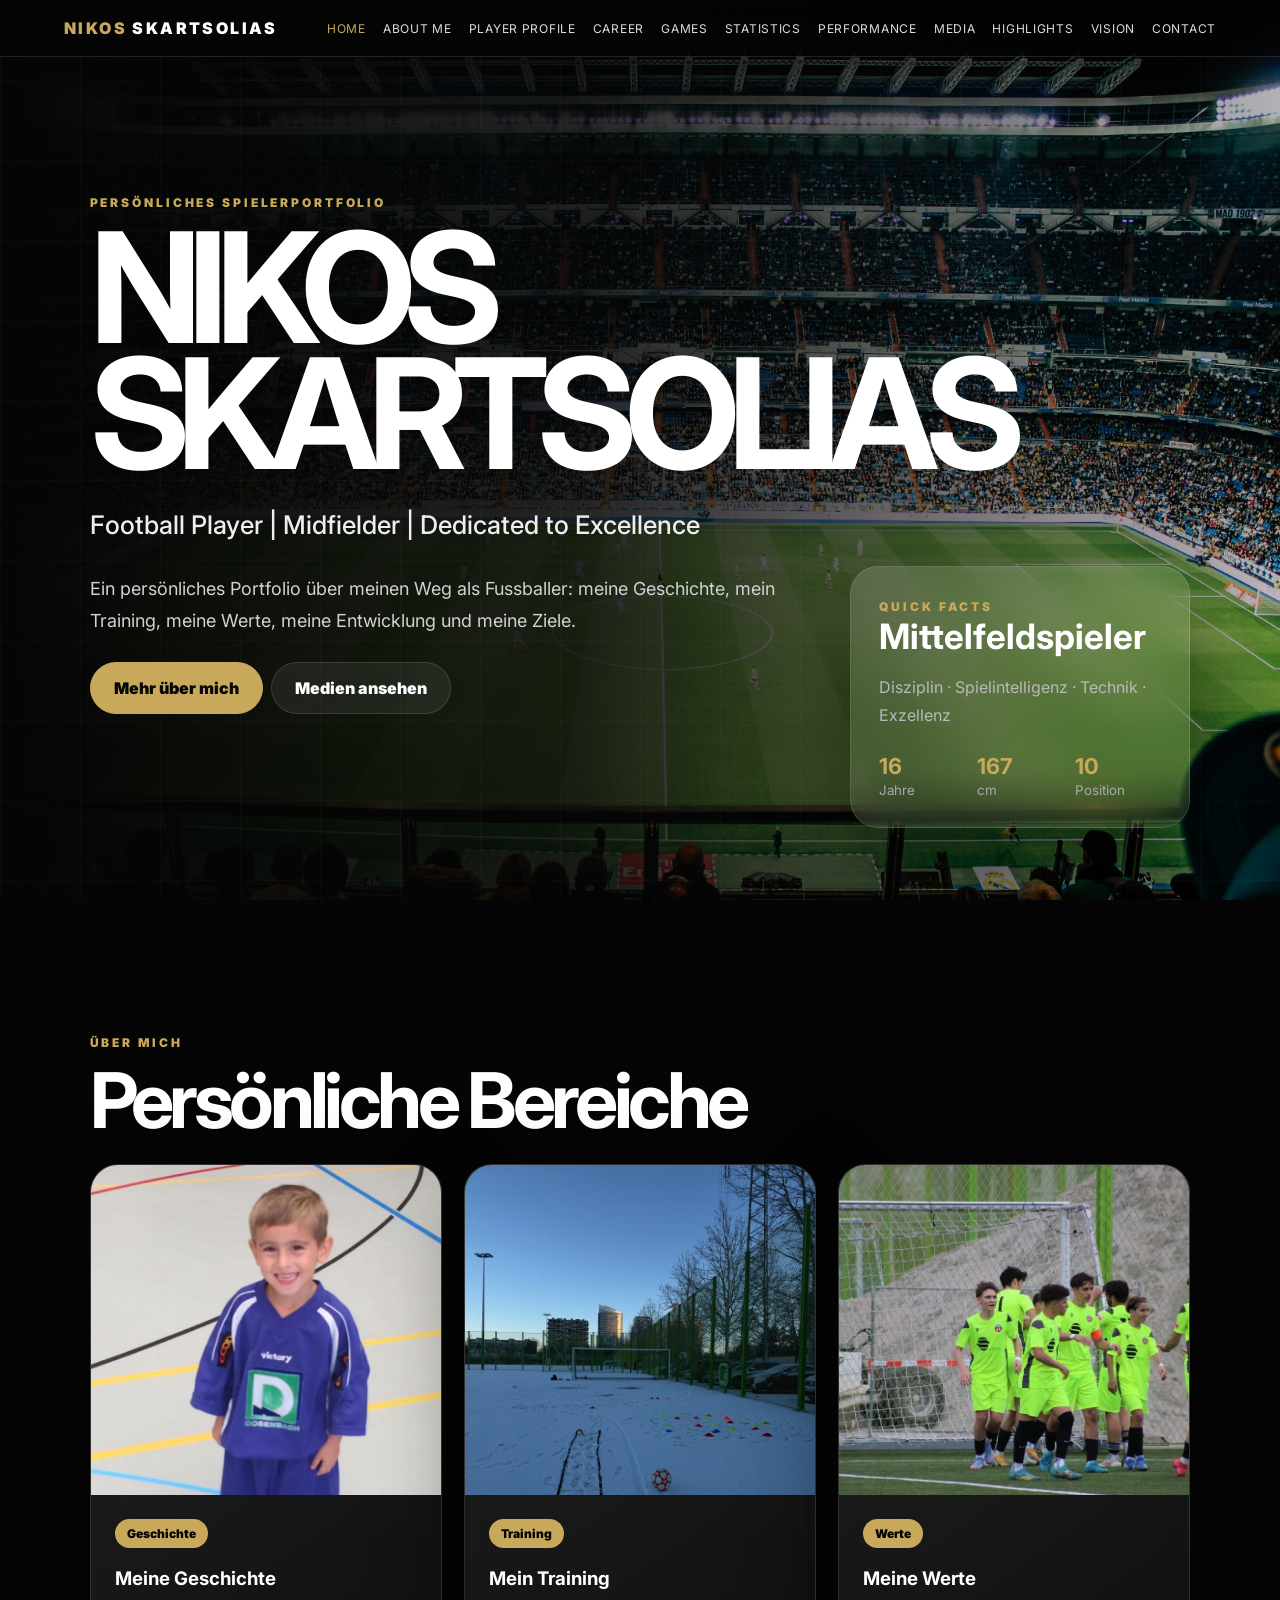
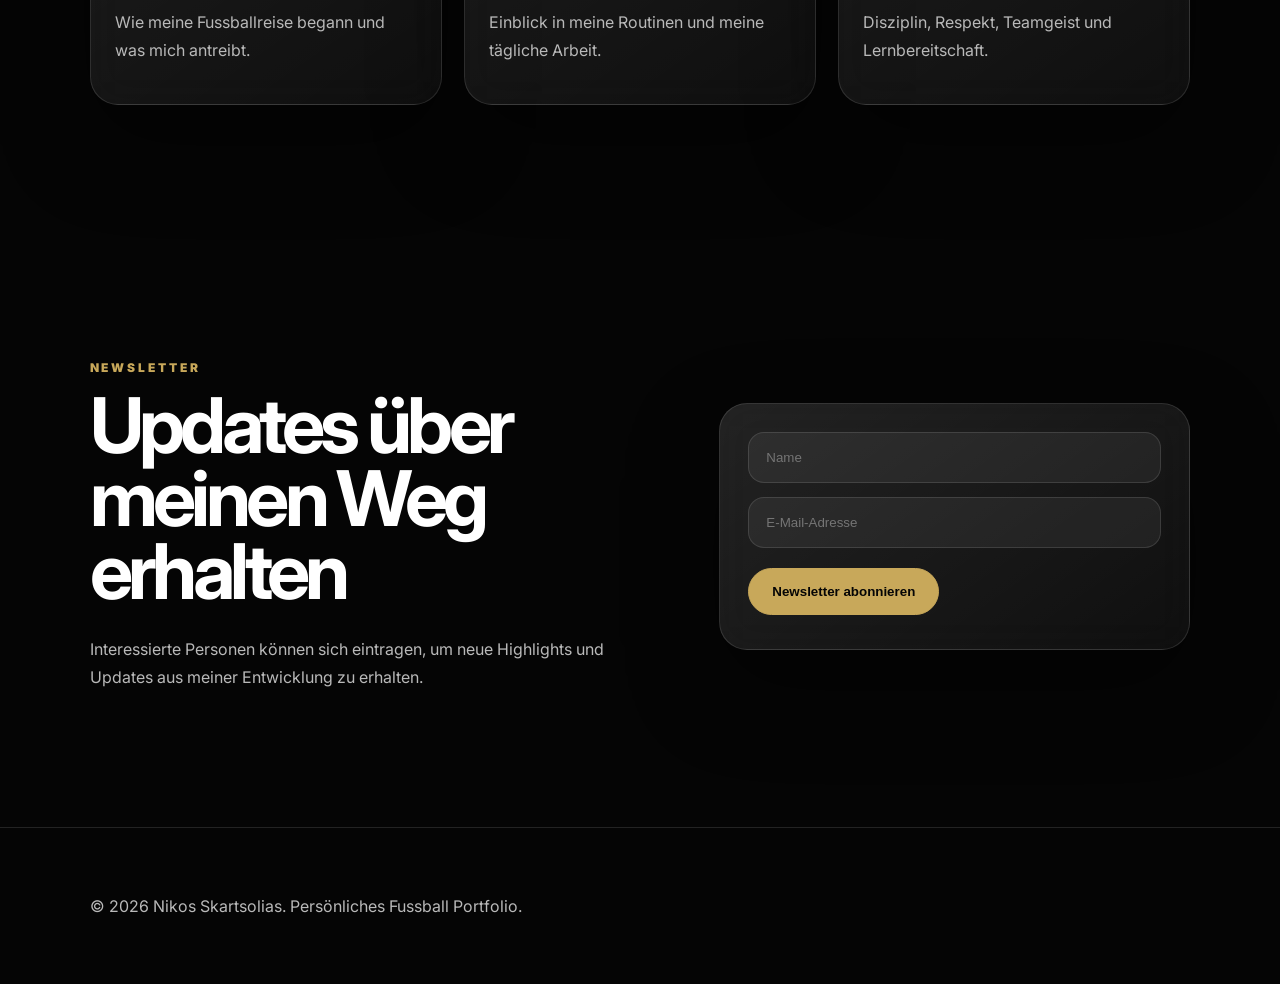
<file: index.html>
<!doctype html>
<html lang="de">
  <head>
    <meta charset="UTF-8" />
    <meta name="viewport" content="width=device-width, initial-scale=1.0" />
    <link rel="icon" href="assets/favicon.ico">
    <title>Nikos Skartsolias – Home</title>
    <link rel="preconnect" href="https://fonts.googleapis.com" />
    <link rel="preconnect" href="https://fonts.gstatic.com" crossorigin />
    <link
      href="https://fonts.googleapis.com/css2?family=Inter:wght@400;500;600;700;800;900&display=swap"
      rel="stylesheet"
    />
    <link rel="stylesheet" href="styles.css" />
  </head>
  <body>
    <a class="skip" href="#main">Zum Inhalt springen</a>
    <div class="loader"><div>NS</div></div>
    <header class="header">
      <a class="logo" href="index.html"><span>NIKOS</span> SKARTSOLIAS</a
      ><button class="menu" aria-label="Navigation öffnen">☰</button>
      <nav class="nav">
        <a class="active" href="index.html">HOME</a
        ><a href="about.html">ABOUT ME</a
        ><a href="profile.html">PLAYER PROFILE</a
        ><a href="career.html">CAREER</a><a href="games.html">GAMES</a
        ><a href="statistics.html">STATISTICS</a
        ><a href="performance.html">PERFORMANCE</a><a href="media.html">MEDIA</a
        ><a href="highlights.html">HIGHLIGHTS</a><a href="vision.html">VISION</a
        ><a href="contact.html">CONTACT</a>
      </nav>
    </header>
    <main id="main">
      <section class="hero full section">
        <div class="hero-bg"></div>
        <div class="reveal">
          <p class="eyebrow">Persönliches Spielerportfolio</p>
          <h1 class="h1">Nikos Skartsolias</h1>
          <p class="sub">
            Football Player | Midfielder | Dedicated to Excellence
          </p>
          <p class="lead">
            Ein persönliches Portfolio über meinen Weg als Fussballer: meine
            Geschichte, mein Training, meine Werte, meine Entwicklung und meine
            Ziele.
          </p>
          <a class="btn primary" href="about.html">Mehr über mich</a
          ><a class="btn secondary" href="media.html">Medien ansehen</a>
        </div>
        <aside class="quick glass reveal">
          <span class="eyebrow">Quick Facts</span
          ><strong>Mittelfeldspieler</strong>
          <p>Disziplin · Spielintelligenz · Technik · Exzellenz</p>
          <div class="facts">
            <div><b>16</b><small>Jahre</small></div>
            <div><b>167</b><small>cm</small></div>
            <div><b>10</b><small>Position</small></div>
          </div>
        </aside>
      </section>
      <section class="section">
        <p class="eyebrow reveal">Über mich</p>
        <h1 class="reveal">Persönliche Bereiche</h1>
        <div class="cards">
          <a
            class="image-card glass reveal home-card-link"
            href="about.html#geschichte"
            ><img
              src="assets/geschichte.jpg"
              alt="Nikos als Kind im Fussballtrikot"
            />
            <div>
              <span class="tag">Geschichte</span>
              <h3>Meine Geschichte</h3>
              <p>Wie meine Fussballreise begann und was mich antreibt.</p>
            </div></a
          >
          <a
            class="image-card glass reveal home-card-link"
            href="performance.html#training"
            ><img src="assets/training.jpg" alt="Trainingsplatz" />
            <div>
              <span class="tag">Training</span>
              <h3>Mein Training</h3>
              <p>Einblick in meine Routinen und meine tägliche Arbeit.</p>
            </div></a
          >
          <a
            class="image-card glass reveal home-card-link"
            href="about.html#werte"
            ><img src="assets/werte.jpg" alt="Team in gruenen Trikots" />
            <div>
              <span class="tag">Werte</span>
              <h3>Meine Werte</h3>
              <p>Disziplin, Respekt, Teamgeist und Lernbereitschaft.</p>
            </div></a
          >
        </div>
      </section>
      <section class="section grid-2">
        <div class="reveal">
          <p class="eyebrow">Newsletter</p>
          <h1>Updates über meinen Weg erhalten</h1>
          <p>
            Interessierte Personen können sich eintragen, um neue Highlights und
            Updates aus meiner Entwicklung zu erhalten.
          </p>
        </div>
        <form class="form glass card reveal">
          <input type="text" placeholder="Name" /><input
            type="email"
            placeholder="E-Mail-Adresse"
          /><button class="btn primary" type="button">
            Newsletter abonnieren
          </button>
        </form>
      </section>
    </main>
    <footer class="footer">
      <p>© 2026 Nikos Skartsolias. Persönliches Fussball Portfolio.</p>
    </footer>
    <script src="script.js"></script>
  </body>
</html>
</file>
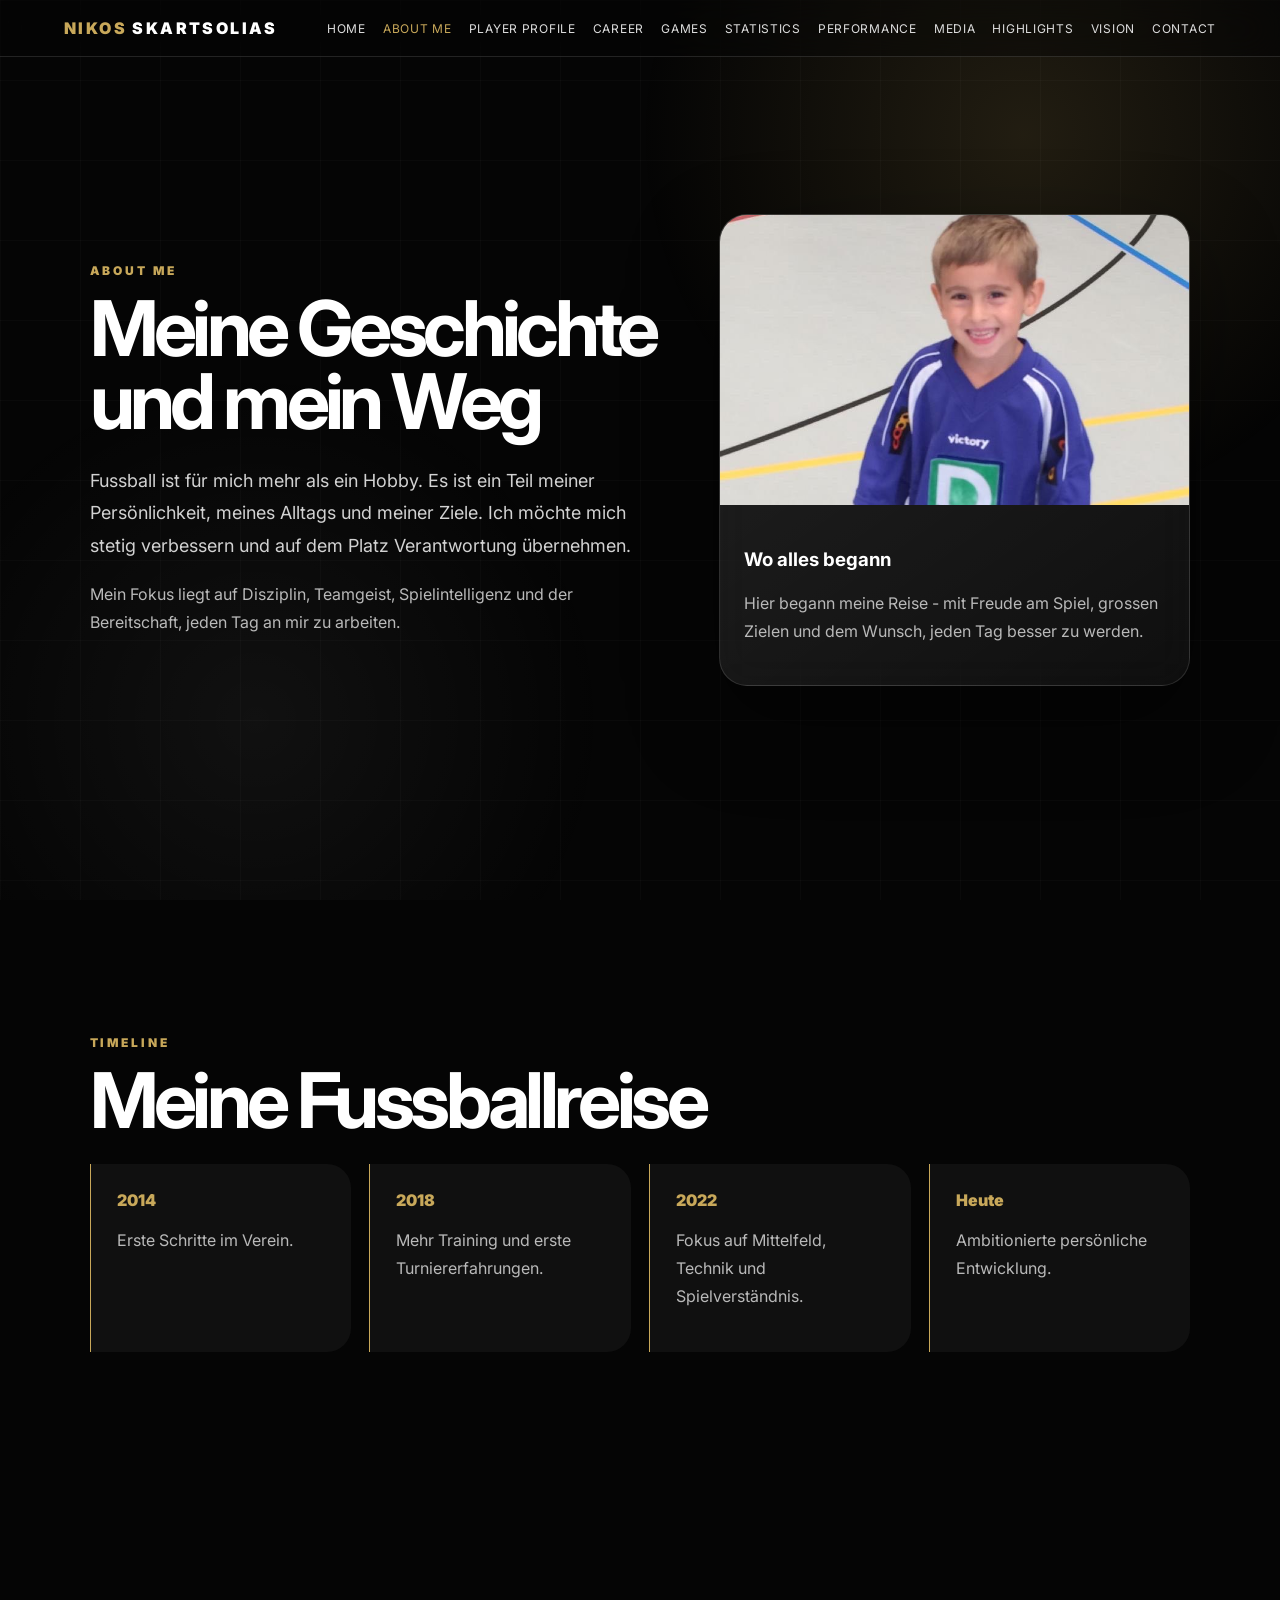
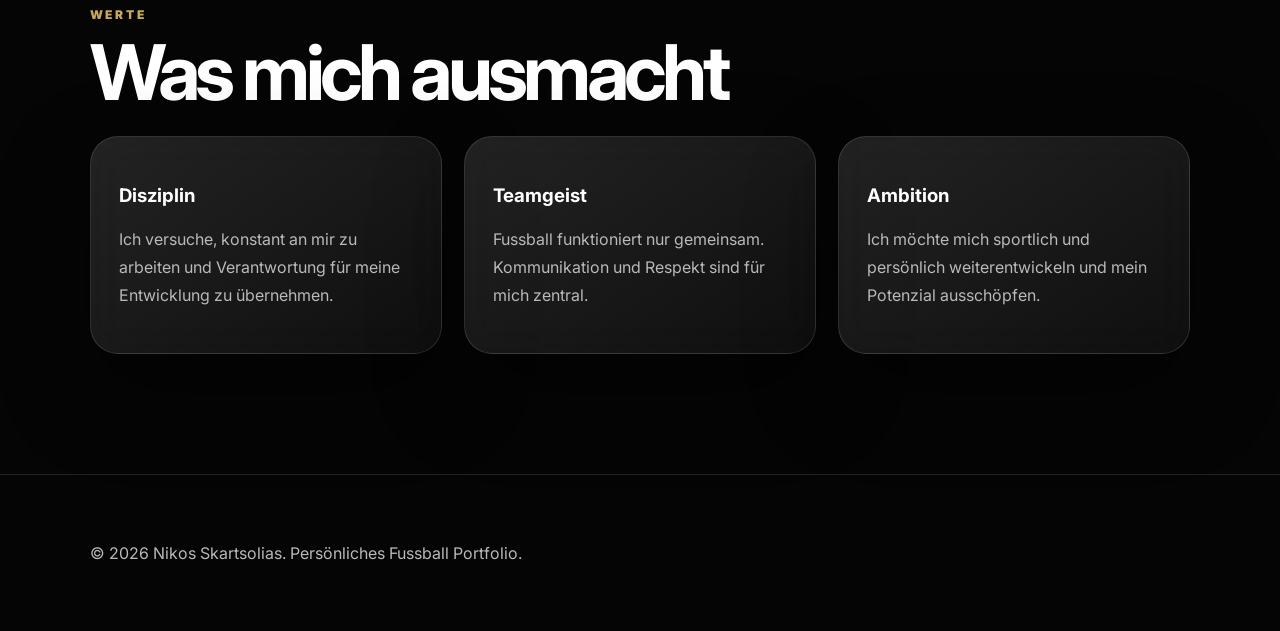
<file: about.html>
<!doctype html>
<html lang="de">
  <head>
    <meta charset="UTF-8" />
    <meta name="viewport" content="width=device-width, initial-scale=1.0" />
    <link rel="icon" href="assets/favicon.ico">
    <title>Nikos Skartsolias – About Me</title>
    <link rel="preconnect" href="https://fonts.googleapis.com" />
    <link rel="preconnect" href="https://fonts.gstatic.com" crossorigin />
    <link
      href="https://fonts.googleapis.com/css2?family=Inter:wght@400;500;600;700;800;900&display=swap"
      rel="stylesheet"
    />
    <link rel="stylesheet" href="styles.css" />
  </head>
  <body>
    <a class="skip" href="#main">Zum Inhalt springen</a>
    <div class="loader"><div>NS</div></div>
    <header class="header">
      <a class="logo" href="index.html"><span>NIKOS</span> SKARTSOLIAS</a
      ><button class="menu" aria-label="Navigation öffnen">☰</button>
      <nav class="nav">
        <a href="index.html">HOME</a
        ><a class="active" href="about.html">ABOUT ME</a
        ><a href="profile.html">PLAYER PROFILE</a
        ><a href="career.html">CAREER</a><a href="games.html">GAMES</a
        ><a href="statistics.html">STATISTICS</a
        ><a href="performance.html">PERFORMANCE</a><a href="media.html">MEDIA</a
        ><a href="highlights.html">HIGHLIGHTS</a><a href="vision.html">VISION</a
        ><a href="contact.html">CONTACT</a>
      </nav>
    </header>
    <main id="main">
      <section id="geschichte" class="section full grid-2">
        <div class="reveal">
          <p class="eyebrow">About Me</p>
          <h1>Meine Geschichte und mein Weg</h1>
          <p class="lead">
            Fussball ist für mich mehr als ein Hobby. Es ist ein Teil meiner
            Persönlichkeit, meines Alltags und meiner Ziele. Ich möchte mich
            stetig verbessern und auf dem Platz Verantwortung übernehmen.
          </p>
          <p>
            Mein Fokus liegt auf Disziplin, Teamgeist, Spielintelligenz und der
            Bereitschaft, jeden Tag an mir zu arbeiten.
          </p>
        </div>
        <article class="image-card glass reveal">
          <img src="assets/geschichte.jpg" />
          <div>
            <h3>Wo alles begann</h3>
            <p>
              Hier begann meine Reise - mit Freude am Spiel, grossen Zielen und
              dem Wunsch, jeden Tag besser zu werden.
            </p>
          </div>
        </article>
      </section>
      <section class="section">
        <p class="eyebrow reveal">Timeline</p>
        <h1 class="reveal">Meine Fussballreise</h1>
        <div class="timeline reveal">
          <div>
            <span>2014</span>
            <p>Erste Schritte im Verein.</p>
          </div>
          <div>
            <span>2018</span>
            <p>Mehr Training und erste Turniererfahrungen.</p>
          </div>
          <div>
            <span>2022</span>
            <p>Fokus auf Mittelfeld, Technik und Spielverständnis.</p>
          </div>
          <div>
            <span>Heute</span>
            <p>Ambitionierte persönliche Entwicklung.</p>
          </div>
        </div>
      </section>
      <section id="werte" class="section">
        <p class="eyebrow reveal">Werte</p>
        <h1 class="reveal">Was mich ausmacht</h1>
        <div class="cards">
          <article class="card glass reveal">
            <h3>Disziplin</h3>
            <p>
              Ich versuche, konstant an mir zu arbeiten und Verantwortung für
              meine Entwicklung zu übernehmen.
            </p>
          </article>
          <article class="card glass reveal">
            <h3>Teamgeist</h3>
            <p>
              Fussball funktioniert nur gemeinsam. Kommunikation und Respekt
              sind für mich zentral.
            </p>
          </article>
          <article class="card glass reveal">
            <h3>Ambition</h3>
            <p>
              Ich möchte mich sportlich und persönlich weiterentwickeln und mein
              Potenzial ausschöpfen.
            </p>
          </article>
        </div>
      </section>
    </main>
    <footer class="footer">
      <p>© 2026 Nikos Skartsolias. Persönliches Fussball Portfolio.</p>
    </footer>
    <script src="script.js"></script>
  </body>
</html>
</file>
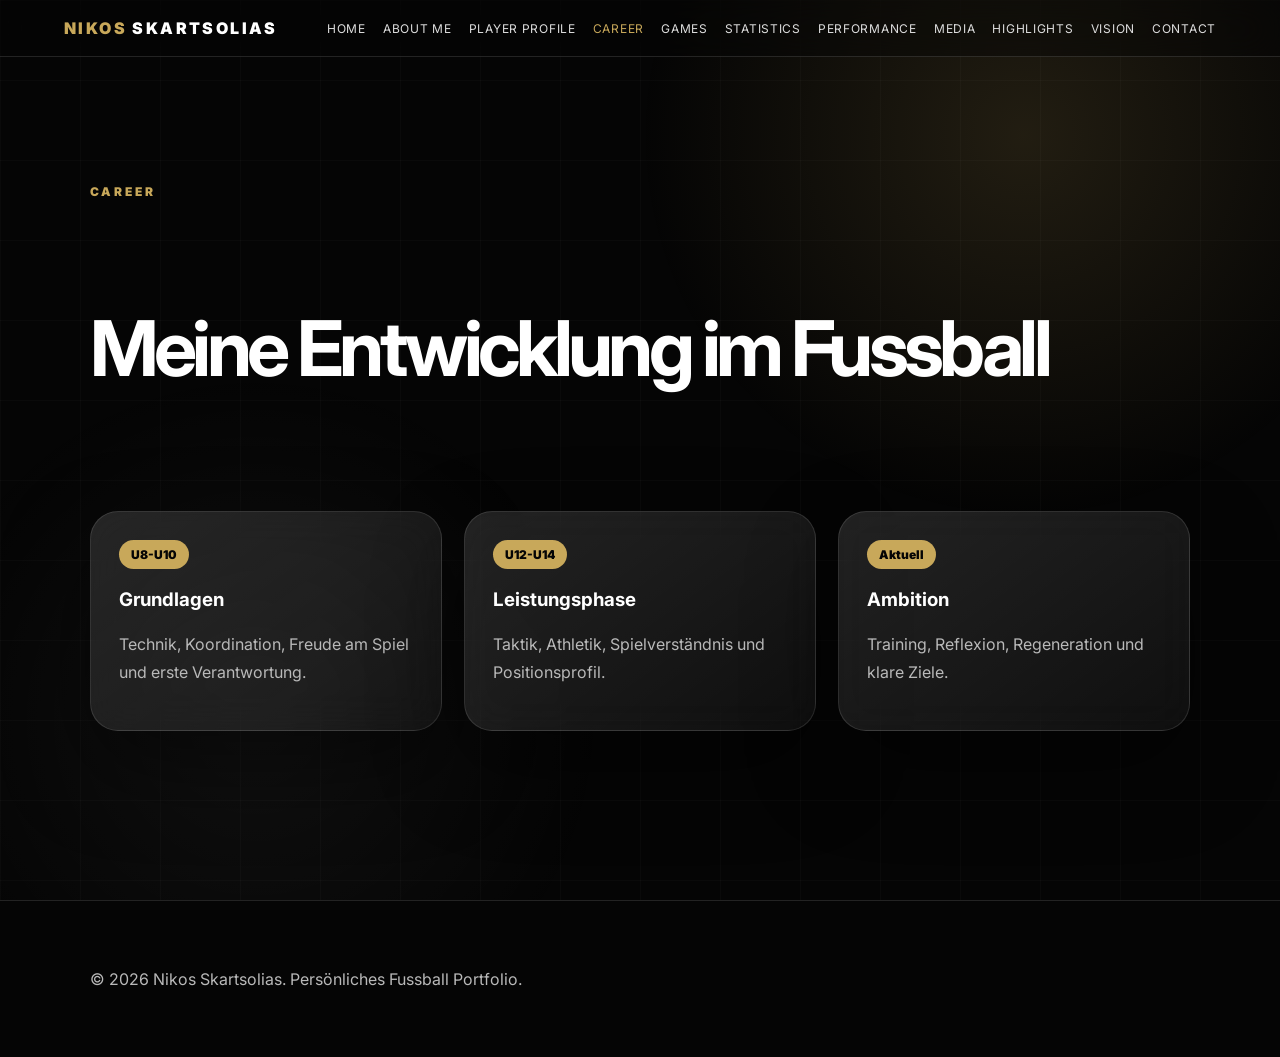
<file: career.html>
<!doctype html>
<html lang="de">
  <head>
    <meta charset="UTF-8" />
    <meta name="viewport" content="width=device-width, initial-scale=1.0" />
    <link rel="icon" href="assets/favicon.ico">
    <title>Nikos Skartsolias – Career</title>
    <link rel="preconnect" href="https://fonts.googleapis.com" />
    <link rel="preconnect" href="https://fonts.gstatic.com" crossorigin />
    <link
      href="https://fonts.googleapis.com/css2?family=Inter:wght@400;500;600;700;800;900&display=swap"
      rel="stylesheet"
    />
    <link rel="stylesheet" href="styles.css" />
  </head>
  <body>
    <a class="skip" href="#main">Zum Inhalt springen</a>
    <div class="loader"><div>NS</div></div>
    <header class="header">
      <a class="logo" href="index.html"><span>NIKOS</span> SKARTSOLIAS</a
      ><button class="menu" aria-label="Navigation öffnen">☰</button>
      <nav class="nav">
        <a href="index.html">HOME</a><a href="about.html">ABOUT ME</a
        ><a href="profile.html">PLAYER PROFILE</a
        ><a class="active" href="career.html">CAREER</a
        ><a href="games.html">GAMES</a><a href="statistics.html">STATISTICS</a
        ><a href="performance.html">PERFORMANCE</a><a href="media.html">MEDIA</a
        ><a href="highlights.html">HIGHLIGHTS</a><a href="vision.html">VISION</a
        ><a href="contact.html">CONTACT</a>
      </nav>
    </header>
    <main id="main">
      <section class="section full">
        <p class="eyebrow reveal">Career</p>
        <h1 class="reveal">Meine Entwicklung im Fussball</h1>
        <div class="cards">
          <article class="card glass reveal">
            <span class="tag">U8-U10</span>
            <h3>Grundlagen</h3>
            <p>
              Technik, Koordination, Freude am Spiel und erste Verantwortung.
            </p>
          </article>
          <article class="card glass reveal">
            <span class="tag">U12-U14</span>
            <h3>Leistungsphase</h3>
            <p>Taktik, Athletik, Spielverständnis und Positionsprofil.</p>
          </article>
          <article class="card glass reveal">
            <span class="tag">Aktuell</span>
            <h3>Ambition</h3>
            <p>Training, Reflexion, Regeneration und klare Ziele.</p>
          </article>
        </div>
      </section>
    </main>
    <footer class="footer">
      <p>© 2026 Nikos Skartsolias. Persönliches Fussball Portfolio.</p>
    </footer>
    <script src="script.js"></script>
  </body>
</html>
</file>
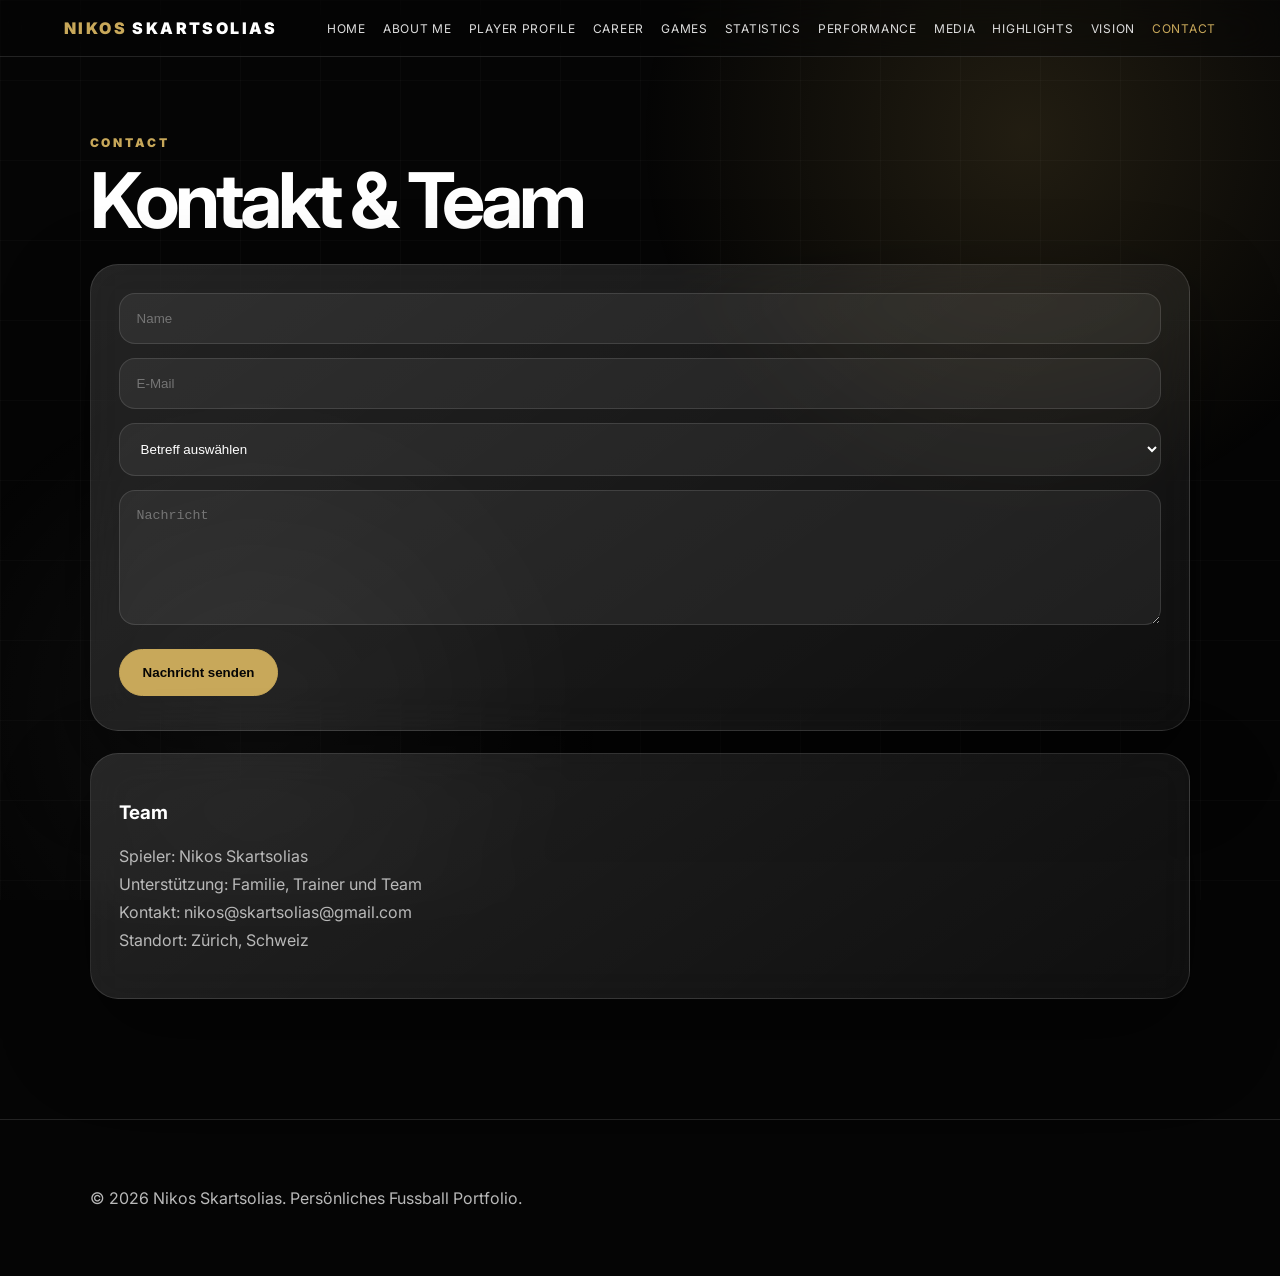
<file: contact.html>
<!doctype html>
<html lang="de">
  <head>
    <meta charset="UTF-8" />
    <meta name="viewport" content="width=device-width, initial-scale=1.0" />
    <link rel="icon" href="assets/favicon.ico">
    <title>Nikos Skartsolias – Contact</title>
    <link rel="preconnect" href="https://fonts.googleapis.com" />
    <link rel="preconnect" href="https://fonts.gstatic.com" crossorigin />
    <link
      href="https://fonts.googleapis.com/css2?family=Inter:wght@400;500;600;700;800;900&display=swap"
      rel="stylesheet"
    />
    <link rel="stylesheet" href="styles.css" />
  </head>
  <body>
    <a class="skip" href="#main">Zum Inhalt springen</a>
    <div class="loader"><div>NS</div></div>
    <header class="header">
      <a class="logo" href="index.html"><span>NIKOS</span> SKARTSOLIAS</a
      ><button class="menu" aria-label="Navigation öffnen">☰</button>
      <nav class="nav">
        <a href="index.html">HOME</a><a href="about.html">ABOUT ME</a
        ><a href="profile.html">PLAYER PROFILE</a
        ><a href="career.html">CAREER</a><a href="games.html">GAMES</a
        ><a href="statistics.html">STATISTICS</a
        ><a href="performance.html">PERFORMANCE</a><a href="media.html">MEDIA</a
        ><a href="highlights.html">HIGHLIGHTS</a><a href="vision.html">VISION</a
        ><a class="active" href="contact.html">CONTACT</a>
      </nav>
    </header>
    <main id="main">
      <section class="section full">
        <p class="eyebrow reveal">Contact</p>
        <h1 class="reveal">Kontakt & Team</h1>
        <div class="contact-grid">
          <form class="form glass card reveal">
            <input placeholder="Name" /><input placeholder="E-Mail" /><select>
              <option>Betreff auswählen</option>
              <option>Allgemeine Nachricht</option>
              <option>Fussball / Verein</option>
              <option>Schule / Portfolio</option>
              <option>Medien / Fotos</option></select
            ><textarea placeholder="Nachricht"></textarea
            ><button class="btn primary" type="button">Nachricht senden</button>
          </form>
          <aside class="card glass reveal">
            <h3>Team</h3>
            <p>
              Spieler: Nikos Skartsolias<br />Unterstützung: Familie, Trainer
              und Team<br />Kontakt: nikos@skartsolias@gmail.com<br />Standort:
              Zürich, Schweiz
            </p>
          </aside>
        </div>
      </section>
    </main>
    <footer class="footer">
      <p>© 2026 Nikos Skartsolias. Persönliches Fussball Portfolio.</p>
    </footer>
    <script src="script.js"></script>
  </body>
</html>
</file>
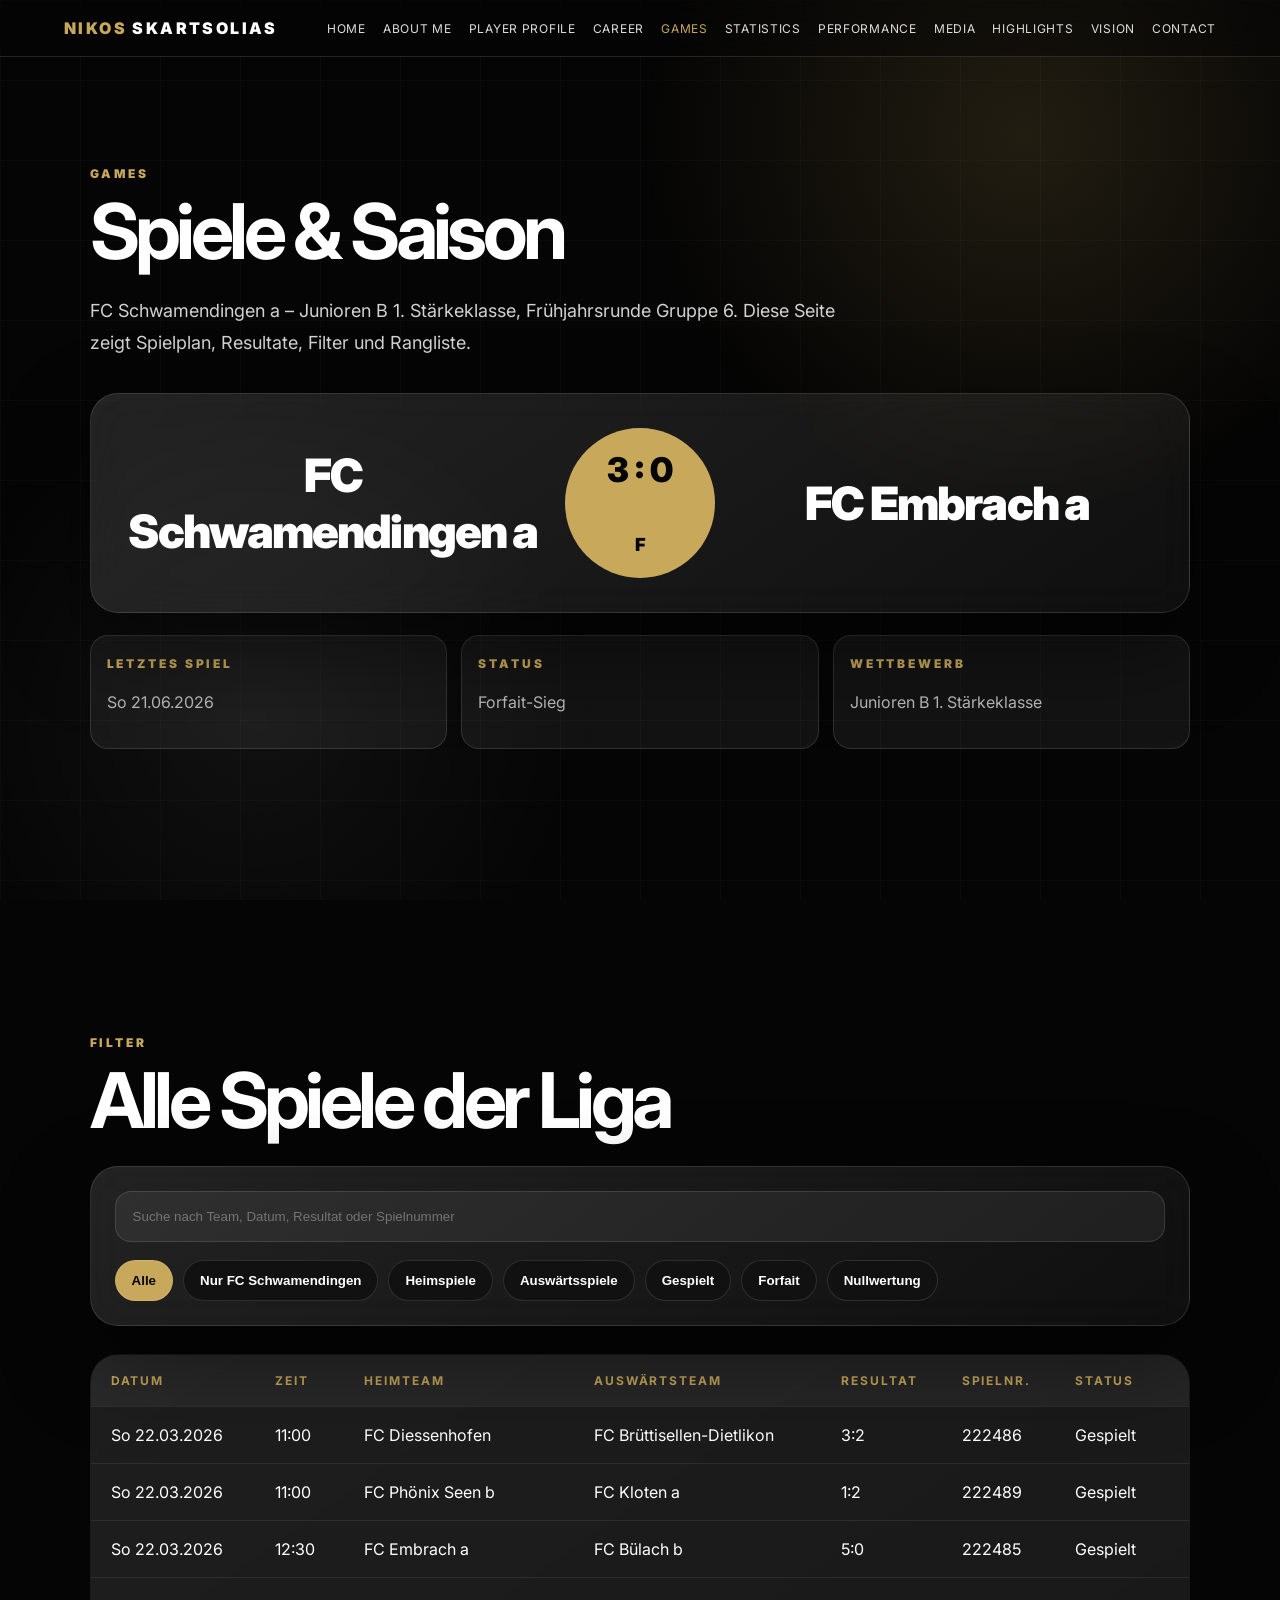
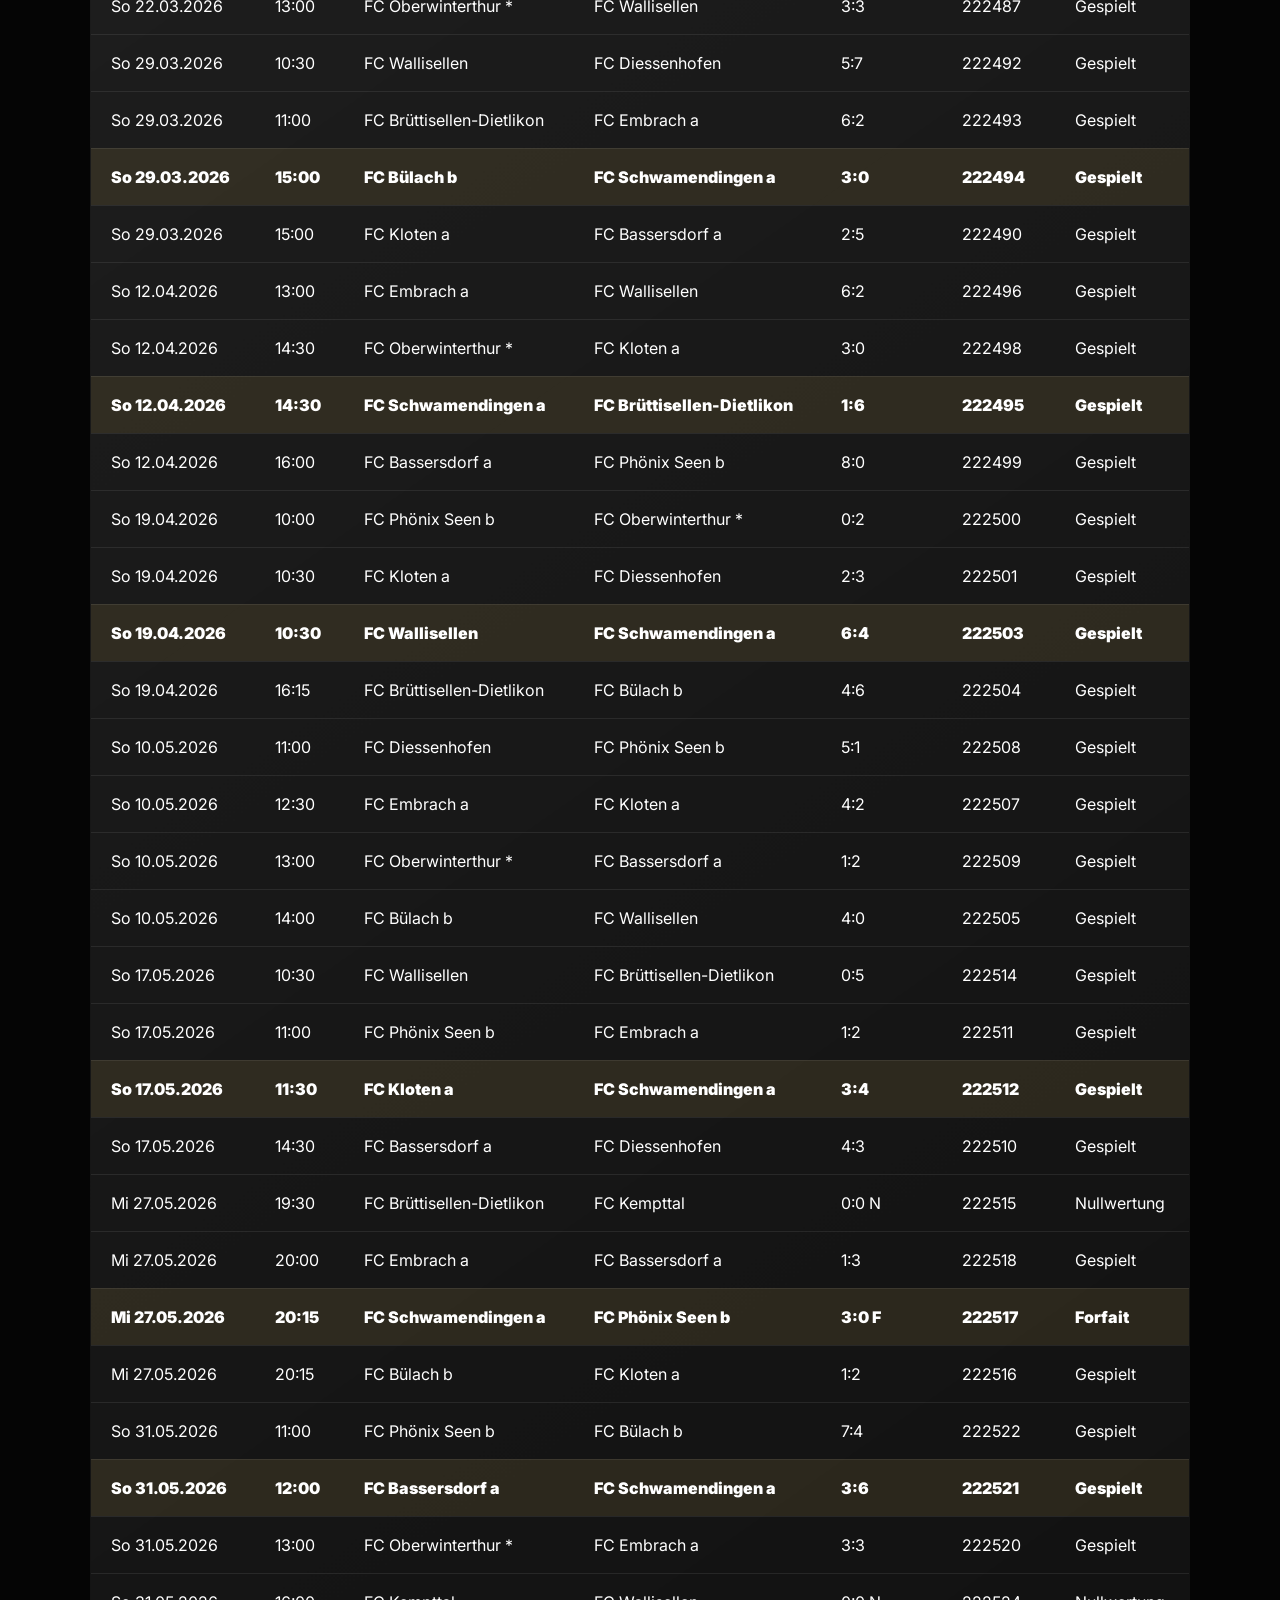
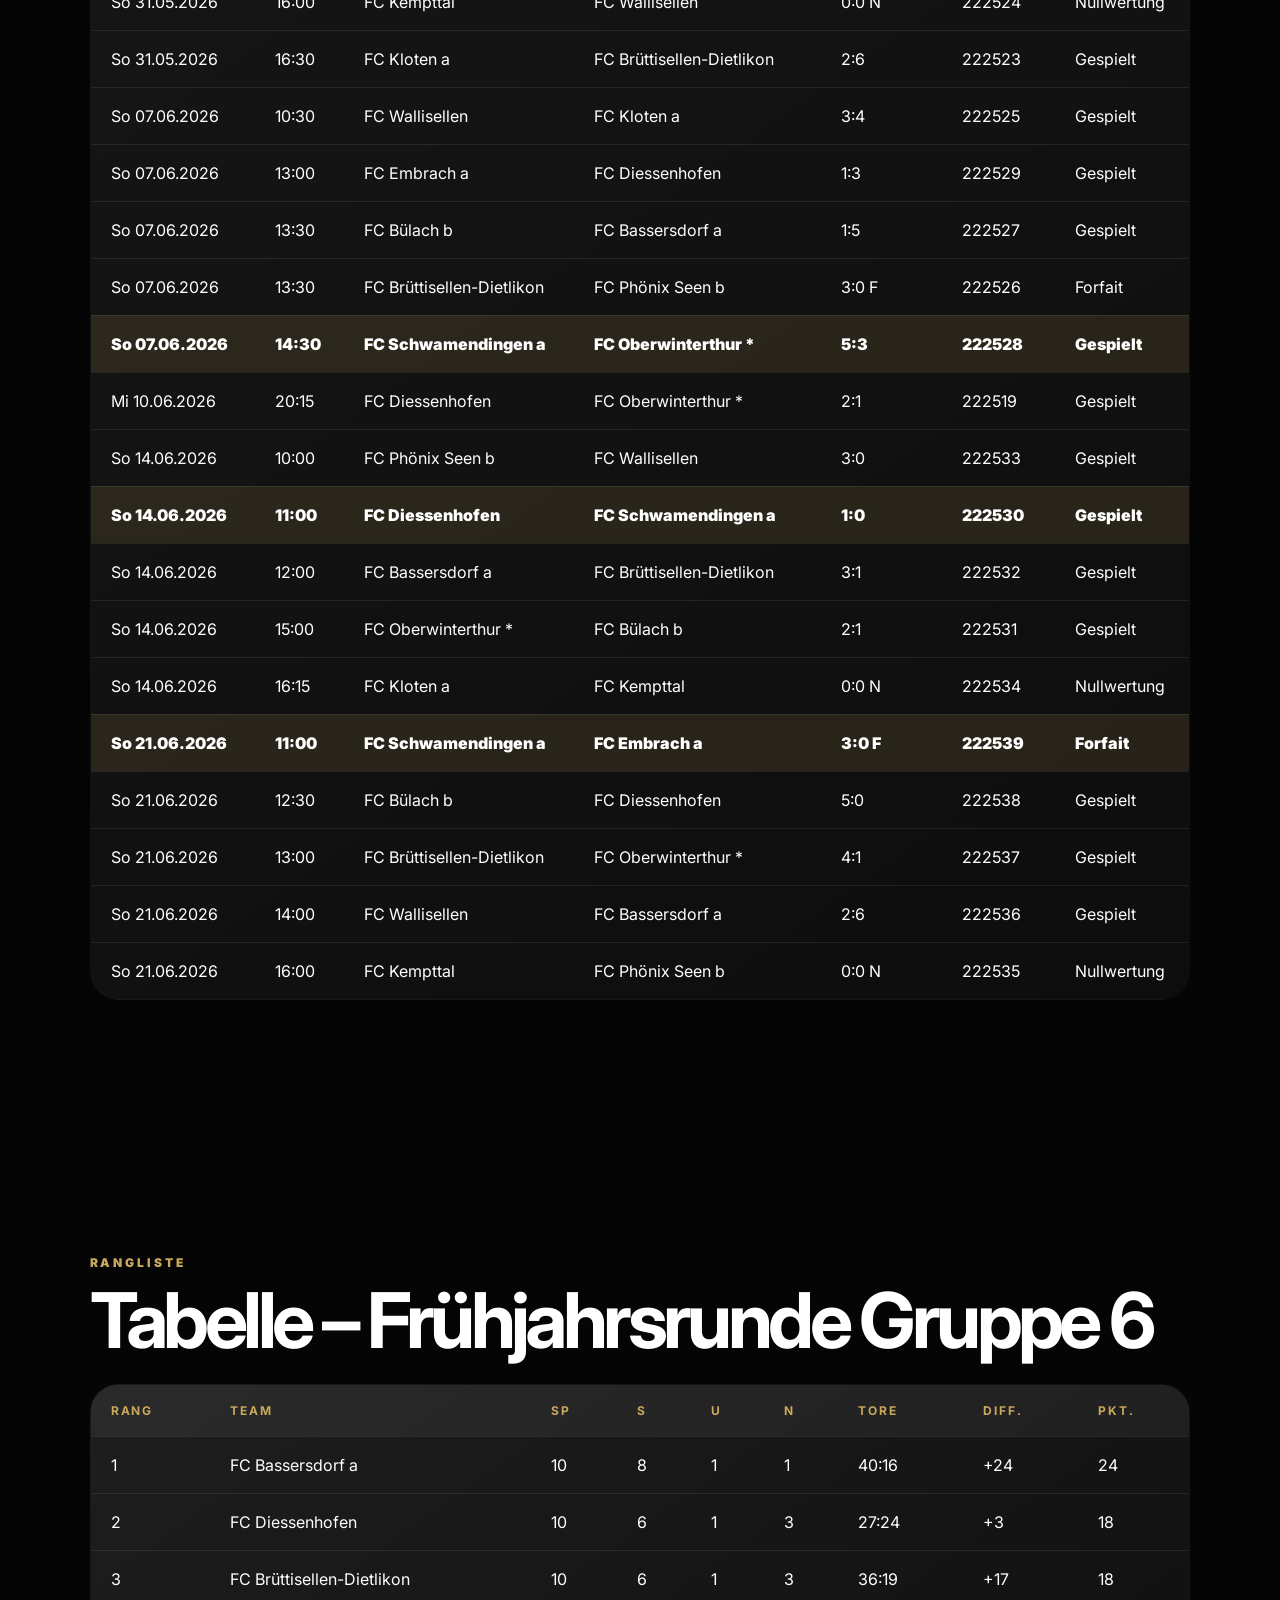
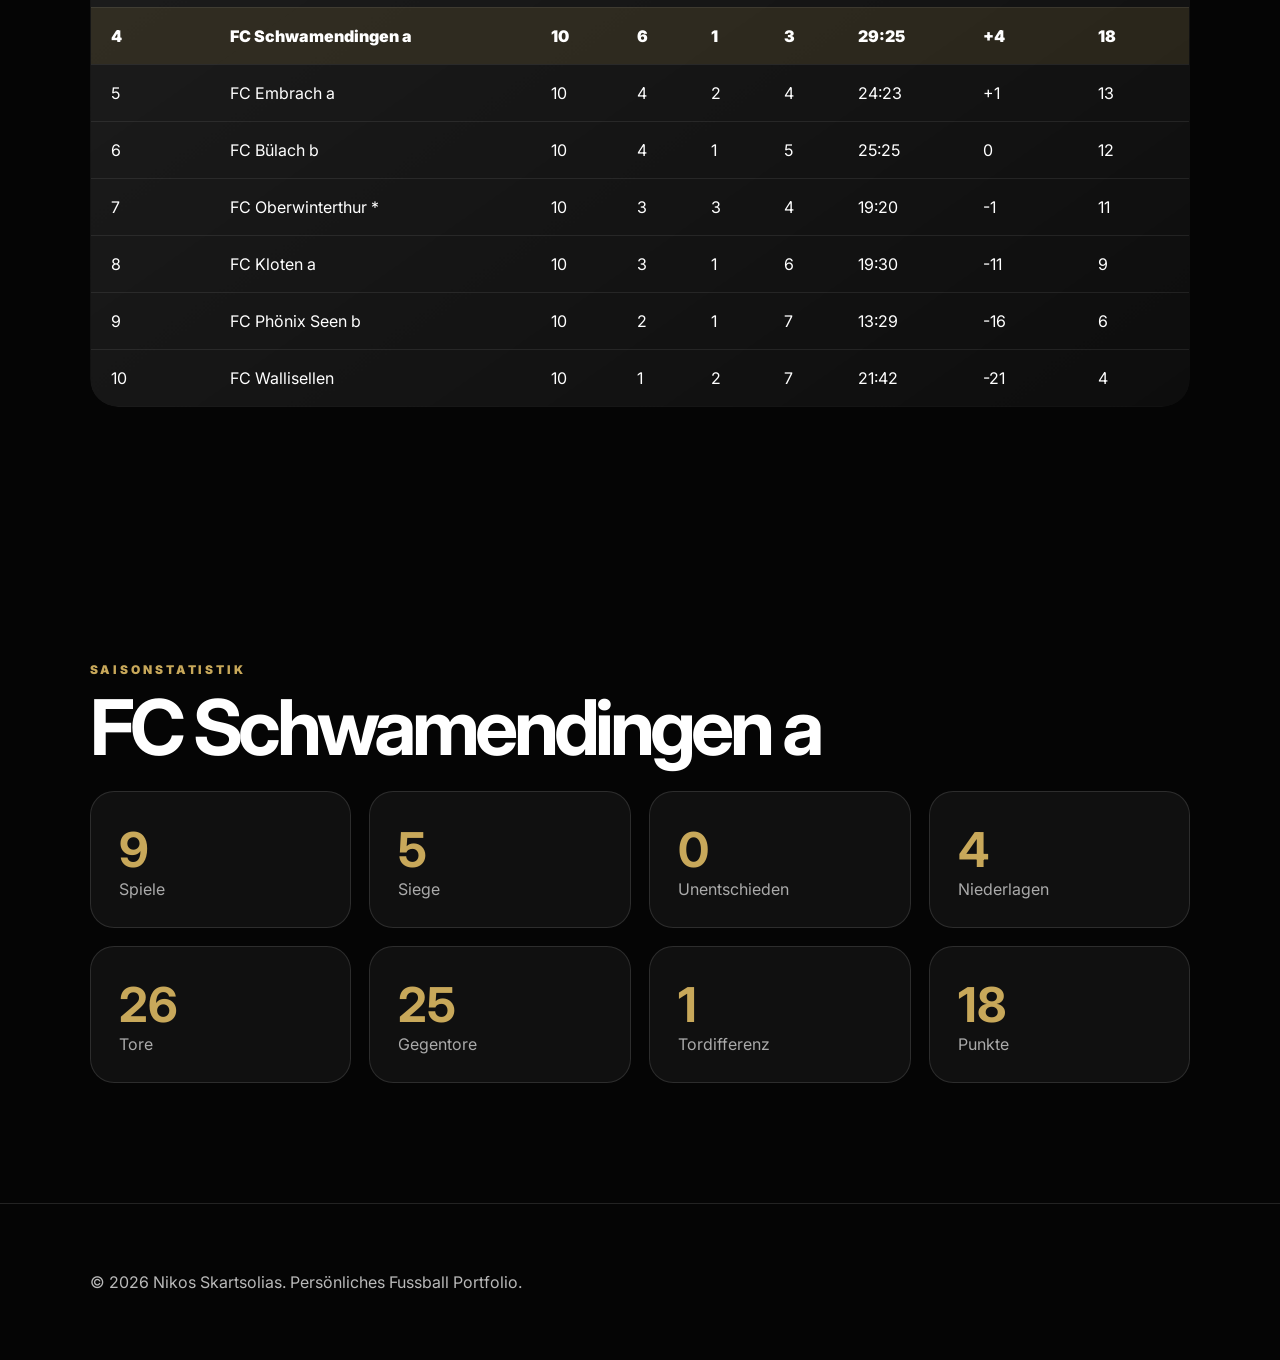
<file: games.html>
<!doctype html>
<html lang="de">
  <head>
    <meta charset="UTF-8" />
    <meta name="viewport" content="width=device-width, initial-scale=1.0" />
    <link rel="icon" href="assets/favicon.ico">
    <title>Nikos Skartsolias – Games</title>
    <link rel="preconnect" href="https://fonts.googleapis.com" />
    <link rel="preconnect" href="https://fonts.gstatic.com" crossorigin />
    <link
      href="https://fonts.googleapis.com/css2?family=Inter:wght@400;500;600;700;800;900&display=swap"
      rel="stylesheet"
    />
    <link rel="stylesheet" href="styles.css" />
  </head>
  <body>
    <a class="skip" href="#main">Zum Inhalt springen</a>
    <div class="loader"><div>NS</div></div>
    <header class="header">
      <a class="logo" href="index.html"><span>NIKOS</span> SKARTSOLIAS</a
      ><button class="menu" aria-label="Navigation öffnen">☰</button>
      <nav class="nav">
        <a href="index.html">HOME</a><a href="about.html">ABOUT ME</a
        ><a href="profile.html">PLAYER PROFILE</a
        ><a href="career.html">CAREER</a
        ><a class="active" href="games.html">GAMES</a
        ><a href="statistics.html">STATISTICS</a
        ><a href="performance.html">PERFORMANCE</a><a href="media.html">MEDIA</a
        ><a href="highlights.html">HIGHLIGHTS</a><a href="vision.html">VISION</a
        ><a href="contact.html">CONTACT</a>
      </nav>
    </header>
    <main id="main">
      <section class="section full">
        <div class="reveal">
          <p class="eyebrow">Games</p>
          <h1>Spiele & Saison</h1>
          <p class="lead">
            FC Schwamendingen a – Junioren B 1. Stärkeklasse, Frühjahrsrunde
            Gruppe 6. Diese Seite zeigt Spielplan, Resultate, Filter und
            Rangliste.
          </p>
          <div class="match-hero-card glass">
            <div class="team">FC Schwamendingen a</div>
            <div class="result-big">3 : 0 <span>F</span></div>
            <div class="team">FC Embrach a</div>
          </div>
          <div class="match-meta">
            <div>
              <span class="eyebrow">Letztes Spiel</span>
              <p>So 21.06.2026</p>
            </div>
            <div>
              <span class="eyebrow">Status</span>
              <p>Forfait-Sieg</p>
            </div>
            <div>
              <span class="eyebrow">Wettbewerb</span>
              <p>Junioren B 1. Stärkeklasse</p>
            </div>
          </div>
        </div>
      </section>
      <section class="section">
        <p class="eyebrow reveal">Filter</p>
        <h1 class="reveal">Alle Spiele der Liga</h1>
        <div class="games-filter glass reveal">
          <input
            id="gameSearch"
            type="search"
            placeholder="Suche nach Team, Datum, Resultat oder Spielnummer"
          />
          <div class="filter-actions">
            <button class="filter-btn active" data-game-filter="alle">
              Alle</button
            ><button class="filter-btn" data-game-filter="schwamendingen">
              Nur FC Schwamendingen</button
            ><button class="filter-btn" data-game-filter="heim">
              Heimspiele</button
            ><button class="filter-btn" data-game-filter="auswärts">
              Auswärtsspiele</button
            ><button class="filter-btn" data-game-filter="gespielt">
              Gespielt</button
            ><button class="filter-btn" data-game-filter="forfait">
              Forfait</button
            ><button class="filter-btn" data-game-filter="nullwertung">
              Nullwertung
            </button>
          </div>
        </div>
        <div class="table-wrap reveal">
          <table class="premium-table">
            <thead>
              <tr>
                <th>Datum</th>
                <th>Zeit</th>
                <th>Heimteam</th>
                <th>Auswärtsteam</th>
                <th>Resultat</th>
                <th>Spielnr.</th>
                <th>Status</th>
              </tr>
            </thead>
            <tbody>
              <tr
                class="game-row"
                data-status="gespielt"
                data-side="liga"
                data-text="so 22.03.2026 11:00 fc diessenhofen fc brüttisellen-dietlikon 3:2 222486 gespielt"
              >
                <td>So 22.03.2026</td>
                <td>11:00</td>
                <td>FC Diessenhofen</td>
                <td>FC Brüttisellen-Dietlikon</td>
                <td>3:2</td>
                <td>222486</td>
                <td>Gespielt</td>
              </tr>
              <tr
                class="game-row"
                data-status="gespielt"
                data-side="liga"
                data-text="so 22.03.2026 11:00 fc phönix seen b fc kloten a 1:2 222489 gespielt"
              >
                <td>So 22.03.2026</td>
                <td>11:00</td>
                <td>FC Phönix Seen b</td>
                <td>FC Kloten a</td>
                <td>1:2</td>
                <td>222489</td>
                <td>Gespielt</td>
              </tr>
              <tr
                class="game-row"
                data-status="gespielt"
                data-side="liga"
                data-text="so 22.03.2026 12:30 fc embrach a fc bülach b 5:0 222485 gespielt"
              >
                <td>So 22.03.2026</td>
                <td>12:30</td>
                <td>FC Embrach a</td>
                <td>FC Bülach b</td>
                <td>5:0</td>
                <td>222485</td>
                <td>Gespielt</td>
              </tr>
              <tr
                class="game-row"
                data-status="gespielt"
                data-side="liga"
                data-text="so 22.03.2026 13:00 fc oberwinterthur * fc wallisellen 3:3 222487 gespielt"
              >
                <td>So 22.03.2026</td>
                <td>13:00</td>
                <td>FC Oberwinterthur *</td>
                <td>FC Wallisellen</td>
                <td>3:3</td>
                <td>222487</td>
                <td>Gespielt</td>
              </tr>
              <tr
                class="game-row"
                data-status="gespielt"
                data-side="liga"
                data-text="so 29.03.2026 10:30 fc wallisellen fc diessenhofen 5:7 222492 gespielt"
              >
                <td>So 29.03.2026</td>
                <td>10:30</td>
                <td>FC Wallisellen</td>
                <td>FC Diessenhofen</td>
                <td>5:7</td>
                <td>222492</td>
                <td>Gespielt</td>
              </tr>
              <tr
                class="game-row"
                data-status="gespielt"
                data-side="liga"
                data-text="so 29.03.2026 11:00 fc brüttisellen-dietlikon fc embrach a 6:2 222493 gespielt"
              >
                <td>So 29.03.2026</td>
                <td>11:00</td>
                <td>FC Brüttisellen-Dietlikon</td>
                <td>FC Embrach a</td>
                <td>6:2</td>
                <td>222493</td>
                <td>Gespielt</td>
              </tr>
              <tr
                class="game-row team-focus"
                data-status="gespielt"
                data-side="auswärts"
                data-text="so 29.03.2026 15:00 fc bülach b fc schwamendingen a 3:0 222494 gespielt"
              >
                <td>So 29.03.2026</td>
                <td>15:00</td>
                <td>FC Bülach b</td>
                <td>FC Schwamendingen a</td>
                <td>3:0</td>
                <td>222494</td>
                <td>Gespielt</td>
              </tr>
              <tr
                class="game-row"
                data-status="gespielt"
                data-side="liga"
                data-text="so 29.03.2026 15:00 fc kloten a fc bassersdorf a 2:5 222490 gespielt"
              >
                <td>So 29.03.2026</td>
                <td>15:00</td>
                <td>FC Kloten a</td>
                <td>FC Bassersdorf a</td>
                <td>2:5</td>
                <td>222490</td>
                <td>Gespielt</td>
              </tr>
              <tr
                class="game-row"
                data-status="gespielt"
                data-side="liga"
                data-text="so 12.04.2026 13:00 fc embrach a fc wallisellen 6:2 222496 gespielt"
              >
                <td>So 12.04.2026</td>
                <td>13:00</td>
                <td>FC Embrach a</td>
                <td>FC Wallisellen</td>
                <td>6:2</td>
                <td>222496</td>
                <td>Gespielt</td>
              </tr>
              <tr
                class="game-row"
                data-status="gespielt"
                data-side="liga"
                data-text="so 12.04.2026 14:30 fc oberwinterthur * fc kloten a 3:0 222498 gespielt"
              >
                <td>So 12.04.2026</td>
                <td>14:30</td>
                <td>FC Oberwinterthur *</td>
                <td>FC Kloten a</td>
                <td>3:0</td>
                <td>222498</td>
                <td>Gespielt</td>
              </tr>
              <tr
                class="game-row team-focus"
                data-status="gespielt"
                data-side="heim"
                data-text="so 12.04.2026 14:30 fc schwamendingen a fc brüttisellen-dietlikon 1:6 222495 gespielt"
              >
                <td>So 12.04.2026</td>
                <td>14:30</td>
                <td>FC Schwamendingen a</td>
                <td>FC Brüttisellen-Dietlikon</td>
                <td>1:6</td>
                <td>222495</td>
                <td>Gespielt</td>
              </tr>
              <tr
                class="game-row"
                data-status="gespielt"
                data-side="liga"
                data-text="so 12.04.2026 16:00 fc bassersdorf a fc phönix seen b 8:0 222499 gespielt"
              >
                <td>So 12.04.2026</td>
                <td>16:00</td>
                <td>FC Bassersdorf a</td>
                <td>FC Phönix Seen b</td>
                <td>8:0</td>
                <td>222499</td>
                <td>Gespielt</td>
              </tr>
              <tr
                class="game-row"
                data-status="gespielt"
                data-side="liga"
                data-text="so 19.04.2026 10:00 fc phönix seen b fc oberwinterthur * 0:2 222500 gespielt"
              >
                <td>So 19.04.2026</td>
                <td>10:00</td>
                <td>FC Phönix Seen b</td>
                <td>FC Oberwinterthur *</td>
                <td>0:2</td>
                <td>222500</td>
                <td>Gespielt</td>
              </tr>
              <tr
                class="game-row"
                data-status="gespielt"
                data-side="liga"
                data-text="so 19.04.2026 10:30 fc kloten a fc diessenhofen 2:3 222501 gespielt"
              >
                <td>So 19.04.2026</td>
                <td>10:30</td>
                <td>FC Kloten a</td>
                <td>FC Diessenhofen</td>
                <td>2:3</td>
                <td>222501</td>
                <td>Gespielt</td>
              </tr>
              <tr
                class="game-row team-focus"
                data-status="gespielt"
                data-side="auswärts"
                data-text="so 19.04.2026 10:30 fc wallisellen fc schwamendingen a 6:4 222503 gespielt"
              >
                <td>So 19.04.2026</td>
                <td>10:30</td>
                <td>FC Wallisellen</td>
                <td>FC Schwamendingen a</td>
                <td>6:4</td>
                <td>222503</td>
                <td>Gespielt</td>
              </tr>
              <tr
                class="game-row"
                data-status="gespielt"
                data-side="liga"
                data-text="so 19.04.2026 16:15 fc brüttisellen-dietlikon fc bülach b 4:6 222504 gespielt"
              >
                <td>So 19.04.2026</td>
                <td>16:15</td>
                <td>FC Brüttisellen-Dietlikon</td>
                <td>FC Bülach b</td>
                <td>4:6</td>
                <td>222504</td>
                <td>Gespielt</td>
              </tr>
              <tr
                class="game-row"
                data-status="gespielt"
                data-side="liga"
                data-text="so 10.05.2026 11:00 fc diessenhofen fc phönix seen b 5:1 222508 gespielt"
              >
                <td>So 10.05.2026</td>
                <td>11:00</td>
                <td>FC Diessenhofen</td>
                <td>FC Phönix Seen b</td>
                <td>5:1</td>
                <td>222508</td>
                <td>Gespielt</td>
              </tr>
              <tr
                class="game-row"
                data-status="gespielt"
                data-side="liga"
                data-text="so 10.05.2026 12:30 fc embrach a fc kloten a 4:2 222507 gespielt"
              >
                <td>So 10.05.2026</td>
                <td>12:30</td>
                <td>FC Embrach a</td>
                <td>FC Kloten a</td>
                <td>4:2</td>
                <td>222507</td>
                <td>Gespielt</td>
              </tr>
              <tr
                class="game-row"
                data-status="gespielt"
                data-side="liga"
                data-text="so 10.05.2026 13:00 fc oberwinterthur * fc bassersdorf a 1:2 222509 gespielt"
              >
                <td>So 10.05.2026</td>
                <td>13:00</td>
                <td>FC Oberwinterthur *</td>
                <td>FC Bassersdorf a</td>
                <td>1:2</td>
                <td>222509</td>
                <td>Gespielt</td>
              </tr>
              <tr
                class="game-row"
                data-status="gespielt"
                data-side="liga"
                data-text="so 10.05.2026 14:00 fc bülach b fc wallisellen 4:0 222505 gespielt"
              >
                <td>So 10.05.2026</td>
                <td>14:00</td>
                <td>FC Bülach b</td>
                <td>FC Wallisellen</td>
                <td>4:0</td>
                <td>222505</td>
                <td>Gespielt</td>
              </tr>
              <tr
                class="game-row"
                data-status="gespielt"
                data-side="liga"
                data-text="so 17.05.2026 10:30 fc wallisellen fc brüttisellen-dietlikon 0:5 222514 gespielt"
              >
                <td>So 17.05.2026</td>
                <td>10:30</td>
                <td>FC Wallisellen</td>
                <td>FC Brüttisellen-Dietlikon</td>
                <td>0:5</td>
                <td>222514</td>
                <td>Gespielt</td>
              </tr>
              <tr
                class="game-row"
                data-status="gespielt"
                data-side="liga"
                data-text="so 17.05.2026 11:00 fc phönix seen b fc embrach a 1:2 222511 gespielt"
              >
                <td>So 17.05.2026</td>
                <td>11:00</td>
                <td>FC Phönix Seen b</td>
                <td>FC Embrach a</td>
                <td>1:2</td>
                <td>222511</td>
                <td>Gespielt</td>
              </tr>
              <tr
                class="game-row team-focus"
                data-status="gespielt"
                data-side="auswärts"
                data-text="so 17.05.2026 11:30 fc kloten a fc schwamendingen a 3:4 222512 gespielt"
              >
                <td>So 17.05.2026</td>
                <td>11:30</td>
                <td>FC Kloten a</td>
                <td>FC Schwamendingen a</td>
                <td>3:4</td>
                <td>222512</td>
                <td>Gespielt</td>
              </tr>
              <tr
                class="game-row"
                data-status="gespielt"
                data-side="liga"
                data-text="so 17.05.2026 14:30 fc bassersdorf a fc diessenhofen 4:3 222510 gespielt"
              >
                <td>So 17.05.2026</td>
                <td>14:30</td>
                <td>FC Bassersdorf a</td>
                <td>FC Diessenhofen</td>
                <td>4:3</td>
                <td>222510</td>
                <td>Gespielt</td>
              </tr>
              <tr
                class="game-row"
                data-status="nullwertung"
                data-side="liga"
                data-text="mi 27.05.2026 19:30 fc brüttisellen-dietlikon fc kempttal 0:0 n 222515 nullwertung"
              >
                <td>Mi 27.05.2026</td>
                <td>19:30</td>
                <td>FC Brüttisellen-Dietlikon</td>
                <td>FC Kempttal</td>
                <td>0:0 N</td>
                <td>222515</td>
                <td>Nullwertung</td>
              </tr>
              <tr
                class="game-row"
                data-status="gespielt"
                data-side="liga"
                data-text="mi 27.05.2026 20:00 fc embrach a fc bassersdorf a 1:3 222518 gespielt"
              >
                <td>Mi 27.05.2026</td>
                <td>20:00</td>
                <td>FC Embrach a</td>
                <td>FC Bassersdorf a</td>
                <td>1:3</td>
                <td>222518</td>
                <td>Gespielt</td>
              </tr>
              <tr
                class="game-row team-focus"
                data-status="forfait"
                data-side="heim"
                data-text="mi 27.05.2026 20:15 fc schwamendingen a fc phönix seen b 3:0 f 222517 forfait"
              >
                <td>Mi 27.05.2026</td>
                <td>20:15</td>
                <td>FC Schwamendingen a</td>
                <td>FC Phönix Seen b</td>
                <td>3:0 F</td>
                <td>222517</td>
                <td>Forfait</td>
              </tr>
              <tr
                class="game-row"
                data-status="gespielt"
                data-side="liga"
                data-text="mi 27.05.2026 20:15 fc bülach b fc kloten a 1:2 222516 gespielt"
              >
                <td>Mi 27.05.2026</td>
                <td>20:15</td>
                <td>FC Bülach b</td>
                <td>FC Kloten a</td>
                <td>1:2</td>
                <td>222516</td>
                <td>Gespielt</td>
              </tr>
              <tr
                class="game-row"
                data-status="gespielt"
                data-side="liga"
                data-text="so 31.05.2026 11:00 fc phönix seen b fc bülach b 7:4 222522 gespielt"
              >
                <td>So 31.05.2026</td>
                <td>11:00</td>
                <td>FC Phönix Seen b</td>
                <td>FC Bülach b</td>
                <td>7:4</td>
                <td>222522</td>
                <td>Gespielt</td>
              </tr>
              <tr
                class="game-row team-focus"
                data-status="gespielt"
                data-side="auswärts"
                data-text="so 31.05.2026 12:00 fc bassersdorf a fc schwamendingen a 3:6 222521 gespielt"
              >
                <td>So 31.05.2026</td>
                <td>12:00</td>
                <td>FC Bassersdorf a</td>
                <td>FC Schwamendingen a</td>
                <td>3:6</td>
                <td>222521</td>
                <td>Gespielt</td>
              </tr>
              <tr
                class="game-row"
                data-status="gespielt"
                data-side="liga"
                data-text="so 31.05.2026 13:00 fc oberwinterthur * fc embrach a 3:3 222520 gespielt"
              >
                <td>So 31.05.2026</td>
                <td>13:00</td>
                <td>FC Oberwinterthur *</td>
                <td>FC Embrach a</td>
                <td>3:3</td>
                <td>222520</td>
                <td>Gespielt</td>
              </tr>
              <tr
                class="game-row"
                data-status="nullwertung"
                data-side="liga"
                data-text="so 31.05.2026 16:00 fc kempttal fc wallisellen 0:0 n 222524 nullwertung"
              >
                <td>So 31.05.2026</td>
                <td>16:00</td>
                <td>FC Kempttal</td>
                <td>FC Wallisellen</td>
                <td>0:0 N</td>
                <td>222524</td>
                <td>Nullwertung</td>
              </tr>
              <tr
                class="game-row"
                data-status="gespielt"
                data-side="liga"
                data-text="so 31.05.2026 16:30 fc kloten a fc brüttisellen-dietlikon 2:6 222523 gespielt"
              >
                <td>So 31.05.2026</td>
                <td>16:30</td>
                <td>FC Kloten a</td>
                <td>FC Brüttisellen-Dietlikon</td>
                <td>2:6</td>
                <td>222523</td>
                <td>Gespielt</td>
              </tr>
              <tr
                class="game-row"
                data-status="gespielt"
                data-side="liga"
                data-text="so 07.06.2026 10:30 fc wallisellen fc kloten a 3:4 222525 gespielt"
              >
                <td>So 07.06.2026</td>
                <td>10:30</td>
                <td>FC Wallisellen</td>
                <td>FC Kloten a</td>
                <td>3:4</td>
                <td>222525</td>
                <td>Gespielt</td>
              </tr>
              <tr
                class="game-row"
                data-status="gespielt"
                data-side="liga"
                data-text="so 07.06.2026 13:00 fc embrach a fc diessenhofen 1:3 222529 gespielt"
              >
                <td>So 07.06.2026</td>
                <td>13:00</td>
                <td>FC Embrach a</td>
                <td>FC Diessenhofen</td>
                <td>1:3</td>
                <td>222529</td>
                <td>Gespielt</td>
              </tr>
              <tr
                class="game-row"
                data-status="gespielt"
                data-side="liga"
                data-text="so 07.06.2026 13:30 fc bülach b fc bassersdorf a 1:5 222527 gespielt"
              >
                <td>So 07.06.2026</td>
                <td>13:30</td>
                <td>FC Bülach b</td>
                <td>FC Bassersdorf a</td>
                <td>1:5</td>
                <td>222527</td>
                <td>Gespielt</td>
              </tr>
              <tr
                class="game-row"
                data-status="forfait"
                data-side="liga"
                data-text="so 07.06.2026 13:30 fc brüttisellen-dietlikon fc phönix seen b 3:0 f 222526 forfait"
              >
                <td>So 07.06.2026</td>
                <td>13:30</td>
                <td>FC Brüttisellen-Dietlikon</td>
                <td>FC Phönix Seen b</td>
                <td>3:0 F</td>
                <td>222526</td>
                <td>Forfait</td>
              </tr>
              <tr
                class="game-row team-focus"
                data-status="gespielt"
                data-side="heim"
                data-text="so 07.06.2026 14:30 fc schwamendingen a fc oberwinterthur * 5:3 222528 gespielt"
              >
                <td>So 07.06.2026</td>
                <td>14:30</td>
                <td>FC Schwamendingen a</td>
                <td>FC Oberwinterthur *</td>
                <td>5:3</td>
                <td>222528</td>
                <td>Gespielt</td>
              </tr>
              <tr
                class="game-row"
                data-status="gespielt"
                data-side="liga"
                data-text="mi 10.06.2026 20:15 fc diessenhofen fc oberwinterthur * 2:1 222519 gespielt"
              >
                <td>Mi 10.06.2026</td>
                <td>20:15</td>
                <td>FC Diessenhofen</td>
                <td>FC Oberwinterthur *</td>
                <td>2:1</td>
                <td>222519</td>
                <td>Gespielt</td>
              </tr>
              <tr
                class="game-row"
                data-status="gespielt"
                data-side="liga"
                data-text="so 14.06.2026 10:00 fc phönix seen b fc wallisellen 3:0 222533 gespielt"
              >
                <td>So 14.06.2026</td>
                <td>10:00</td>
                <td>FC Phönix Seen b</td>
                <td>FC Wallisellen</td>
                <td>3:0</td>
                <td>222533</td>
                <td>Gespielt</td>
              </tr>
              <tr
                class="game-row team-focus"
                data-status="gespielt"
                data-side="auswärts"
                data-text="so 14.06.2026 11:00 fc diessenhofen fc schwamendingen a 1:0 222530 gespielt"
              >
                <td>So 14.06.2026</td>
                <td>11:00</td>
                <td>FC Diessenhofen</td>
                <td>FC Schwamendingen a</td>
                <td>1:0</td>
                <td>222530</td>
                <td>Gespielt</td>
              </tr>
              <tr
                class="game-row"
                data-status="gespielt"
                data-side="liga"
                data-text="so 14.06.2026 12:00 fc bassersdorf a fc brüttisellen-dietlikon 3:1 222532 gespielt"
              >
                <td>So 14.06.2026</td>
                <td>12:00</td>
                <td>FC Bassersdorf a</td>
                <td>FC Brüttisellen-Dietlikon</td>
                <td>3:1</td>
                <td>222532</td>
                <td>Gespielt</td>
              </tr>
              <tr
                class="game-row"
                data-status="gespielt"
                data-side="liga"
                data-text="so 14.06.2026 15:00 fc oberwinterthur * fc bülach b 2:1 222531 gespielt"
              >
                <td>So 14.06.2026</td>
                <td>15:00</td>
                <td>FC Oberwinterthur *</td>
                <td>FC Bülach b</td>
                <td>2:1</td>
                <td>222531</td>
                <td>Gespielt</td>
              </tr>
              <tr
                class="game-row"
                data-status="nullwertung"
                data-side="liga"
                data-text="so 14.06.2026 16:15 fc kloten a fc kempttal 0:0 n 222534 nullwertung"
              >
                <td>So 14.06.2026</td>
                <td>16:15</td>
                <td>FC Kloten a</td>
                <td>FC Kempttal</td>
                <td>0:0 N</td>
                <td>222534</td>
                <td>Nullwertung</td>
              </tr>
              <tr
                class="game-row team-focus"
                data-status="forfait"
                data-side="heim"
                data-text="so 21.06.2026 11:00 fc schwamendingen a fc embrach a 3:0 f 222539 forfait"
              >
                <td>So 21.06.2026</td>
                <td>11:00</td>
                <td>FC Schwamendingen a</td>
                <td>FC Embrach a</td>
                <td>3:0 F</td>
                <td>222539</td>
                <td>Forfait</td>
              </tr>
              <tr
                class="game-row"
                data-status="gespielt"
                data-side="liga"
                data-text="so 21.06.2026 12:30 fc bülach b fc diessenhofen 5:0 222538 gespielt"
              >
                <td>So 21.06.2026</td>
                <td>12:30</td>
                <td>FC Bülach b</td>
                <td>FC Diessenhofen</td>
                <td>5:0</td>
                <td>222538</td>
                <td>Gespielt</td>
              </tr>
              <tr
                class="game-row"
                data-status="gespielt"
                data-side="liga"
                data-text="so 21.06.2026 13:00 fc brüttisellen-dietlikon fc oberwinterthur * 4:1 222537 gespielt"
              >
                <td>So 21.06.2026</td>
                <td>13:00</td>
                <td>FC Brüttisellen-Dietlikon</td>
                <td>FC Oberwinterthur *</td>
                <td>4:1</td>
                <td>222537</td>
                <td>Gespielt</td>
              </tr>
              <tr
                class="game-row"
                data-status="gespielt"
                data-side="liga"
                data-text="so 21.06.2026 14:00 fc wallisellen fc bassersdorf a 2:6 222536 gespielt"
              >
                <td>So 21.06.2026</td>
                <td>14:00</td>
                <td>FC Wallisellen</td>
                <td>FC Bassersdorf a</td>
                <td>2:6</td>
                <td>222536</td>
                <td>Gespielt</td>
              </tr>
              <tr
                class="game-row"
                data-status="nullwertung"
                data-side="liga"
                data-text="so 21.06.2026 16:00 fc kempttal fc phönix seen b 0:0 n 222535 nullwertung"
              >
                <td>So 21.06.2026</td>
                <td>16:00</td>
                <td>FC Kempttal</td>
                <td>FC Phönix Seen b</td>
                <td>0:0 N</td>
                <td>222535</td>
                <td>Nullwertung</td>
              </tr>
            </tbody>
          </table>
        </div>
      </section>
      <section class="section">
        <p class="eyebrow reveal">Rangliste</p>
        <h1 class="reveal">Tabelle – Frühjahrsrunde Gruppe 6</h1>
        <div class="table-wrap reveal">
          <table class="premium-table">
            <thead>
              <tr>
                <th>Rang</th>
                <th>Team</th>
                <th>Sp</th>
                <th>S</th>
                <th>U</th>
                <th>N</th>
                <th>Tore</th>
                <th>Diff.</th>
                <th>Pkt.</th>
              </tr>
            </thead>
            <tbody>
              <tr>
                <td>1</td>
                <td>FC Bassersdorf a</td>
                <td>10</td>
                <td>8</td>
                <td>1</td>
                <td>1</td>
                <td>40:16</td>
                <td>+24</td>
                <td>24</td>
              </tr>
              <tr>
                <td>2</td>
                <td>FC Diessenhofen</td>
                <td>10</td>
                <td>6</td>
                <td>1</td>
                <td>3</td>
                <td>27:24</td>
                <td>+3</td>
                <td>18</td>
              </tr>
              <tr>
                <td>3</td>
                <td>FC Brüttisellen-Dietlikon</td>
                <td>10</td>
                <td>6</td>
                <td>1</td>
                <td>3</td>
                <td>36:19</td>
                <td>+17</td>
                <td>18</td>
              </tr>
              <tr class="team-focus">
                <td>4</td>
                <td>FC Schwamendingen a</td>
                <td>10</td>
                <td>6</td>
                <td>1</td>
                <td>3</td>
                <td>29:25</td>
                <td>+4</td>
                <td>18</td>
              </tr>
              <tr>
                <td>5</td>
                <td>FC Embrach a</td>
                <td>10</td>
                <td>4</td>
                <td>2</td>
                <td>4</td>
                <td>24:23</td>
                <td>+1</td>
                <td>13</td>
              </tr>
              <tr>
                <td>6</td>
                <td>FC Bülach b</td>
                <td>10</td>
                <td>4</td>
                <td>1</td>
                <td>5</td>
                <td>25:25</td>
                <td>0</td>
                <td>12</td>
              </tr>
              <tr>
                <td>7</td>
                <td>FC Oberwinterthur *</td>
                <td>10</td>
                <td>3</td>
                <td>3</td>
                <td>4</td>
                <td>19:20</td>
                <td>-1</td>
                <td>11</td>
              </tr>
              <tr>
                <td>8</td>
                <td>FC Kloten a</td>
                <td>10</td>
                <td>3</td>
                <td>1</td>
                <td>6</td>
                <td>19:30</td>
                <td>-11</td>
                <td>9</td>
              </tr>
              <tr>
                <td>9</td>
                <td>FC Phönix Seen b</td>
                <td>10</td>
                <td>2</td>
                <td>1</td>
                <td>7</td>
                <td>13:29</td>
                <td>-16</td>
                <td>6</td>
              </tr>
              <tr>
                <td>10</td>
                <td>FC Wallisellen</td>
                <td>10</td>
                <td>1</td>
                <td>2</td>
                <td>7</td>
                <td>21:42</td>
                <td>-21</td>
                <td>4</td>
              </tr>
            </tbody>
          </table>
        </div>
      </section>
      <section class="section">
        <p class="eyebrow reveal">Saisonstatistik</p>
        <h1 class="reveal">FC Schwamendingen a</h1>
        <div class="stats reveal">
          <div class="stat"><b data-count="9">0</b><span>Spiele</span></div>
          <div class="stat"><b data-count="5">0</b><span>Siege</span></div>
          <div class="stat">
            <b data-count="0">0</b><span>Unentschieden</span>
          </div>
          <div class="stat">
            <b data-count="4">0</b><span>Niederlagen</span>
          </div>
        </div>
        <div class="stats reveal" style="margin-top: 18px">
          <div class="stat"><b data-count="26">0</b><span>Tore</span></div>
          <div class="stat"><b data-count="25">0</b><span>Gegentore</span></div>
          <div class="stat">
            <b data-count="1">0</b><span>Tordifferenz</span>
          </div>
          <div class="stat"><b data-count="18">0</b><span>Punkte</span></div>
        </div>
      </section>
    </main>
    <footer class="footer">
      <p>© 2026 Nikos Skartsolias. Persönliches Fussball Portfolio.</p>
    </footer>
    <script src="script.js"></script>
  </body>
</html>
</file>
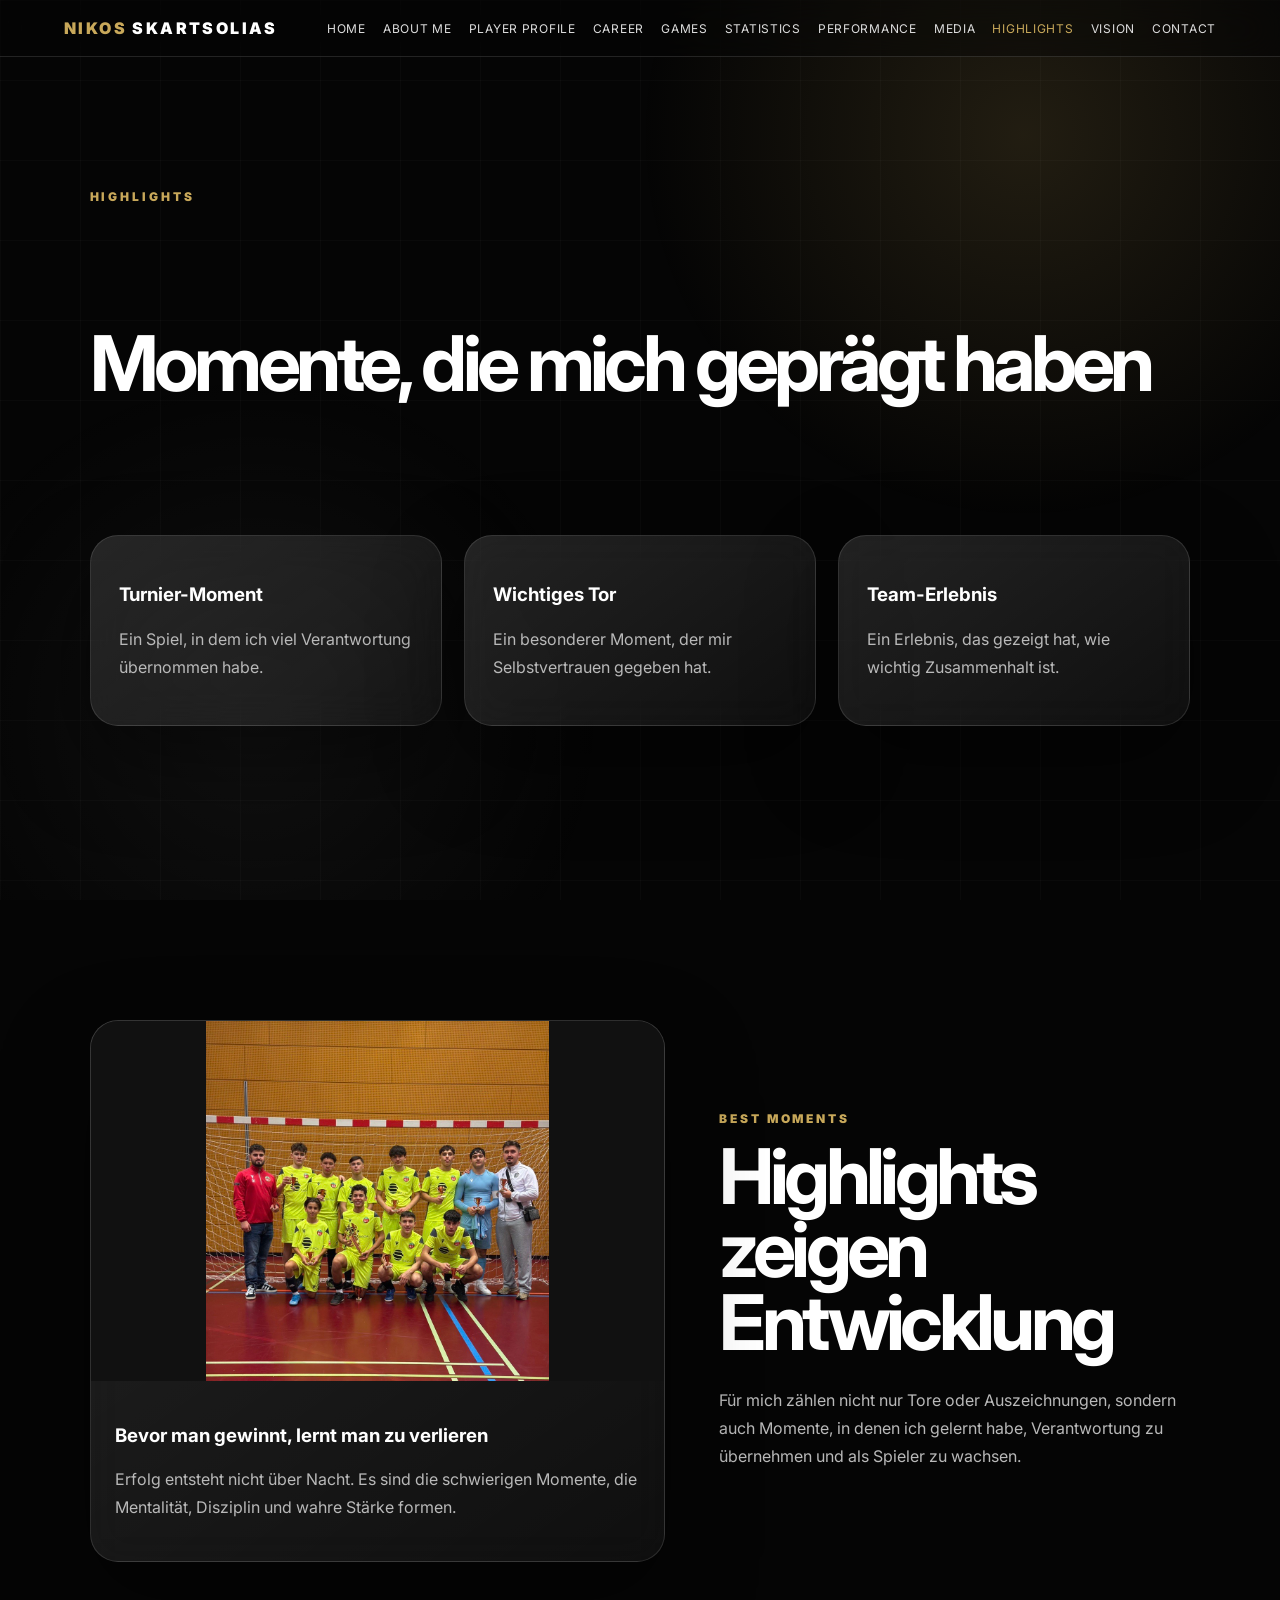
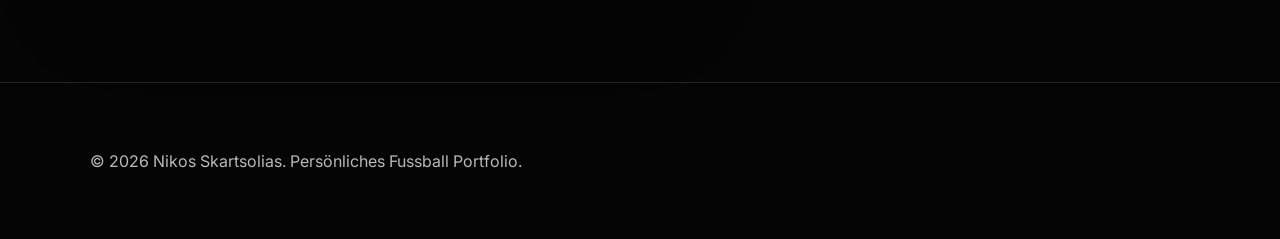
<file: highlights.html>
<!doctype html>
<html lang="de">
  <head>
    <meta charset="UTF-8" />
    <meta name="viewport" content="width=device-width, initial-scale=1.0" />
    <link rel="icon" href="assets/favicon.ico">
    <title>Nikos Skartsolias – Highlights</title>
    <link rel="preconnect" href="https://fonts.googleapis.com" />
    <link rel="preconnect" href="https://fonts.gstatic.com" crossorigin />
    <link
      href="https://fonts.googleapis.com/css2?family=Inter:wght@400;500;600;700;800;900&display=swap"
      rel="stylesheet"
    />
    <link rel="stylesheet" href="styles.css" />
  </head>
  <body>
    <a class="skip" href="#main">Zum Inhalt springen</a>
    <div class="loader"><div>NS</div></div>
    <header class="header">
      <a class="logo" href="index.html"><span>NIKOS</span> SKARTSOLIAS</a
      ><button class="menu" aria-label="Navigation öffnen">☰</button>
      <nav class="nav">
        <a href="index.html">HOME</a><a href="about.html">ABOUT ME</a
        ><a href="profile.html">PLAYER PROFILE</a
        ><a href="career.html">CAREER</a><a href="games.html">GAMES</a
        ><a href="statistics.html">STATISTICS</a
        ><a href="performance.html">PERFORMANCE</a><a href="media.html">MEDIA</a
        ><a class="active" href="highlights.html">HIGHLIGHTS</a
        ><a href="vision.html">VISION</a><a href="contact.html">CONTACT</a>
      </nav>
    </header>
    <main id="main">
      <section class="section full">
        <p class="eyebrow reveal">Highlights</p>
        <h1 class="reveal">Momente, die mich geprägt haben</h1>
        <div class="cards">
          <article class="card glass reveal">
            <h3>Turnier-Moment</h3>
            <p>Ein Spiel, in dem ich viel Verantwortung übernommen habe.</p>
          </article>
          <article class="card glass reveal">
            <h3>Wichtiges Tor</h3>
            <p>Ein besonderer Moment, der mir Selbstvertrauen gegeben hat.</p>
          </article>
          <article class="card glass reveal">
            <h3>Team-Erlebnis</h3>
            <p>Ein Erlebnis, das gezeigt hat, wie wichtig Zusammenhalt ist.</p>
          </article>
        </div>
      </section>
      <section class="section grid-2">
        <article class="image-card glass reveal highlights-team-image">
          <img src="assets/highlight.jpg" alt="Mannschaft mit Pokalen" />
          <div>
            <h3>Bevor man gewinnt, lernt man zu verlieren</h3>
            <p>
              Erfolg entsteht nicht über Nacht. Es sind die schwierigen Momente,
              die Mentalität, Disziplin und wahre Stärke formen.
            </p>
          </div>
        </article>
        <div class="reveal">
          <p class="eyebrow">Best Moments</p>
          <h1>Highlights zeigen Entwicklung</h1>
          <p>
            Für mich zählen nicht nur Tore oder Auszeichnungen, sondern auch
            Momente, in denen ich gelernt habe, Verantwortung zu übernehmen und
            als Spieler zu wachsen.
          </p>
        </div>
      </section>
    </main>
    <footer class="footer">
      <p>© 2026 Nikos Skartsolias. Persönliches Fussball Portfolio.</p>
    </footer>
    <script src="script.js"></script>
  </body>
</html>
</file>
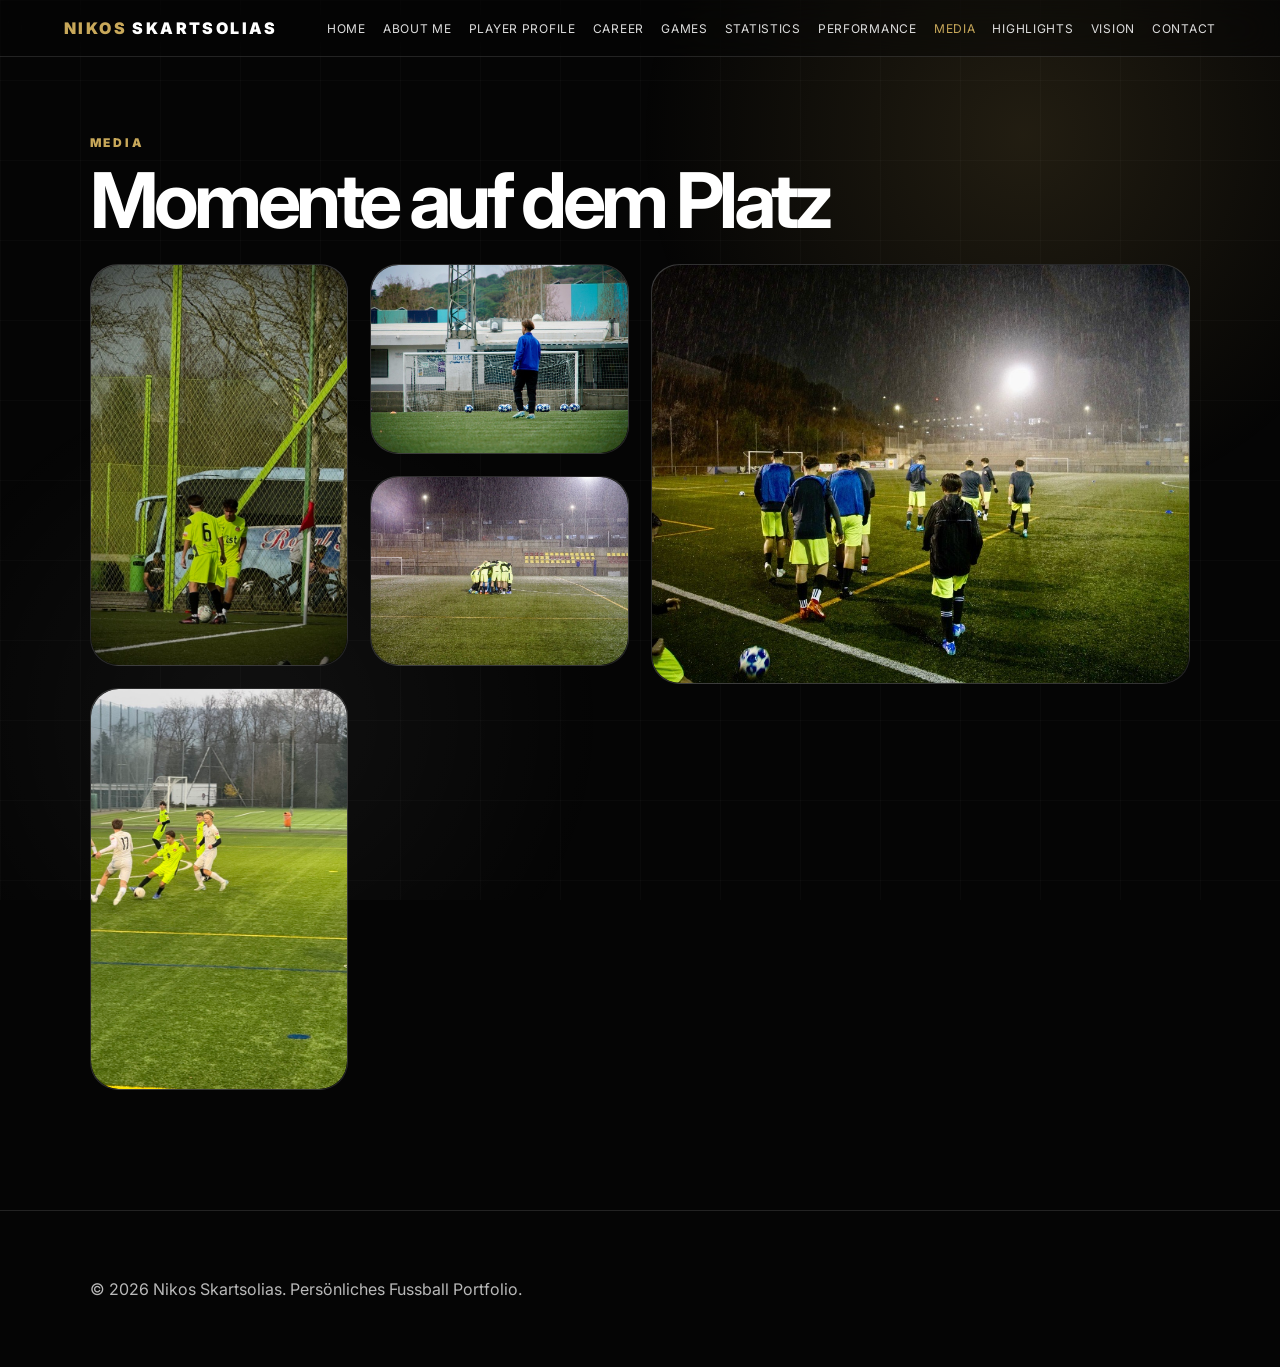
<file: media.html>
<!doctype html>
<html lang="de">
  <head>
    <meta charset="UTF-8" />
    <meta name="viewport" content="width=device-width, initial-scale=1.0" />
    <link rel="icon" href="assets/favicon.ico">
    <title>Nikos Skartsolias – Media</title>
    <link rel="preconnect" href="https://fonts.googleapis.com" />
    <link rel="preconnect" href="https://fonts.gstatic.com" crossorigin />
    <link
      href="https://fonts.googleapis.com/css2?family=Inter:wght@400;500;600;700;800;900&display=swap"
      rel="stylesheet"
    />
    <link rel="stylesheet" href="styles.css" />
  </head>
  <body>
    <a class="skip" href="#main">Zum Inhalt springen</a>
    <div class="loader"><div>NS</div></div>
    <header class="header">
      <a class="logo" href="index.html"><span>NIKOS</span> SKARTSOLIAS</a
      ><button class="menu" aria-label="Navigation öffnen">☰</button>
      <nav class="nav">
        <a href="index.html">HOME</a><a href="about.html">ABOUT ME</a
        ><a href="profile.html">PLAYER PROFILE</a
        ><a href="career.html">CAREER</a><a href="games.html">GAMES</a
        ><a href="statistics.html">STATISTICS</a
        ><a href="performance.html">PERFORMANCE</a
        ><a class="active" href="media.html">MEDIA</a
        ><a href="highlights.html">HIGHLIGHTS</a><a href="vision.html">VISION</a
        ><a href="contact.html">CONTACT</a>
      </nav>
    </header>
    <main id="main">
      <section class="section">
        <p class="eyebrow reveal">Media</p>
        <h1 class="reveal">Momente auf dem Platz</h1>
        <div class="gallery-grid reveal">
          <div class="tile tall">
            <img src="assets/media_matchday.jpg" alt="Matchday Bild" />
          </div>
          <div class="tile">
            <img src="assets/media_training.jpg" alt="Training Bild" />
          </div>
          <div class="tile wide warmup-tile">
            <img
              class="warmup-focus"
              src="assets/media_warm-up.jpg"
              alt="Warm-Up Bild"
            />
          </div>
          <div class="tile">
            <img src="assets/media_team.jpg" alt="Team Bild" />
          </div>
          <div class="tile tall">
            <img src="assets/media_fokus.jpg" alt="Fokus Bild" />
          </div>
        </div>
      </section>
    </main>
    <footer class="footer">
      <p>© 2026 Nikos Skartsolias. Persönliches Fussball Portfolio.</p>
    </footer>
    <script src="script.js"></script>
  </body>
</html>
</file>
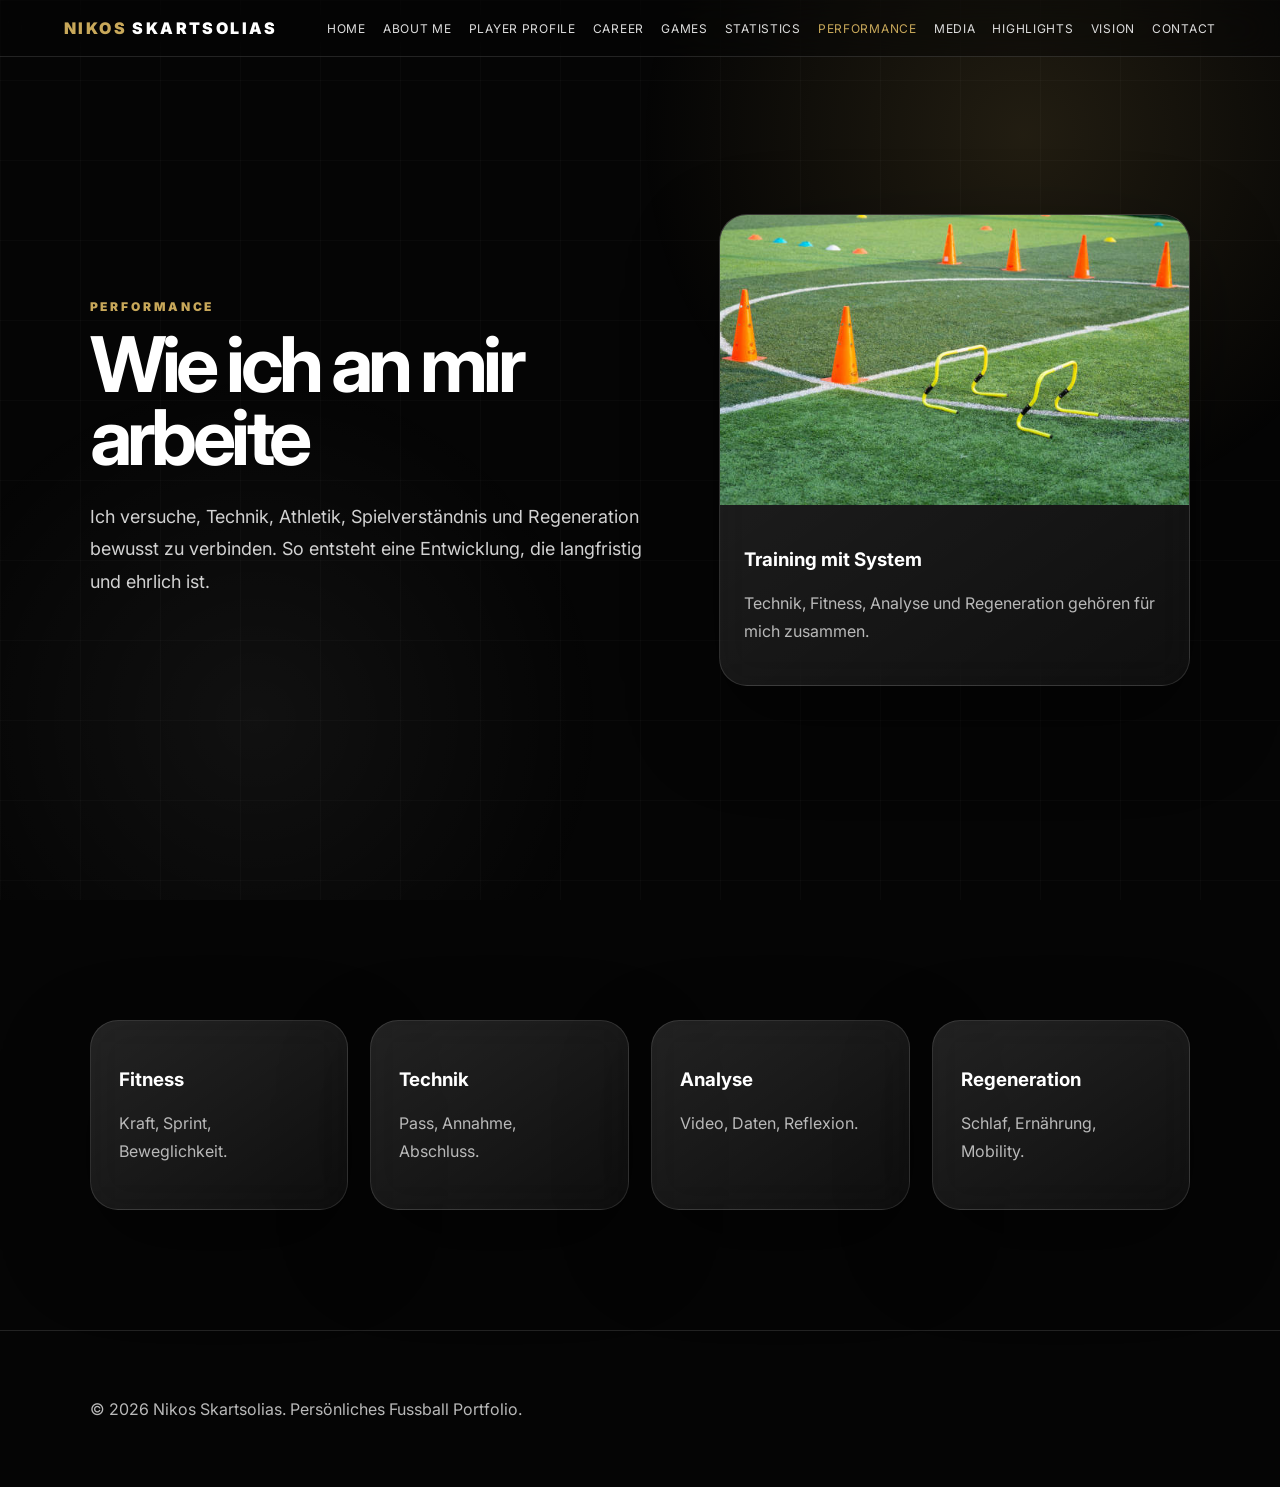
<file: performance.html>
<!doctype html>
<html lang="de">
  <head>
    <meta charset="UTF-8" />
    <meta name="viewport" content="width=device-width, initial-scale=1.0" />
    <link rel="icon" href="assets/favicon.ico">
    <title>Nikos Skartsolias – Performance</title>
    <link rel="preconnect" href="https://fonts.googleapis.com" />
    <link rel="preconnect" href="https://fonts.gstatic.com" crossorigin />
    <link
      href="https://fonts.googleapis.com/css2?family=Inter:wght@400;500;600;700;800;900&display=swap"
      rel="stylesheet"
    />
    <link rel="stylesheet" href="styles.css" />
  </head>
  <body>
    <a class="skip" href="#main">Zum Inhalt springen</a>
    <div class="loader"><div>NS</div></div>
    <header class="header">
      <a class="logo" href="index.html"><span>NIKOS</span> SKARTSOLIAS</a
      ><button class="menu" aria-label="Navigation öffnen">☰</button>
      <nav class="nav">
        <a href="index.html">HOME</a><a href="about.html">ABOUT ME</a
        ><a href="profile.html">PLAYER PROFILE</a
        ><a href="career.html">CAREER</a><a href="games.html">GAMES</a
        ><a href="statistics.html">STATISTICS</a
        ><a class="active" href="performance.html">PERFORMANCE</a
        ><a href="media.html">MEDIA</a><a href="highlights.html">HIGHLIGHTS</a
        ><a href="vision.html">VISION</a><a href="contact.html">CONTACT</a>
      </nav>
    </header>
    <main id="main">
      <section id="training" class="section full grid-2">
        <div class="reveal">
          <p class="eyebrow">Performance</p>
          <h1>Wie ich an mir arbeite</h1>
          <p class="lead">
            Ich versuche, Technik, Athletik, Spielverständnis und Regeneration
            bewusst zu verbinden. So entsteht eine Entwicklung, die langfristig
            und ehrlich ist.
          </p>
        </div>
        <article class="image-card glass reveal">
          <img src="assets/training_mit_system.jpg" />
          <div>
            <h3>Training mit System</h3>
            <p>
              Technik, Fitness, Analyse und Regeneration gehören für mich
              zusammen.
            </p>
          </div>
        </article>
      </section>
      <section class="section">
        <div class="feature-grid reveal">
          <article class="card glass">
            <h3>Fitness</h3>
            <p>Kraft, Sprint, Beweglichkeit.</p>
          </article>
          <article class="card glass">
            <h3>Technik</h3>
            <p>Pass, Annahme, Abschluss.</p>
          </article>
          <article class="card glass">
            <h3>Analyse</h3>
            <p>Video, Daten, Reflexion.</p>
          </article>
          <article class="card glass">
            <h3>Regeneration</h3>
            <p>Schlaf, Ernährung, Mobility.</p>
          </article>
        </div>
      </section>
    </main>
    <footer class="footer">
      <p>© 2026 Nikos Skartsolias. Persönliches Fussball Portfolio.</p>
    </footer>
    <script src="script.js"></script>
  </body>
</html>
</file>
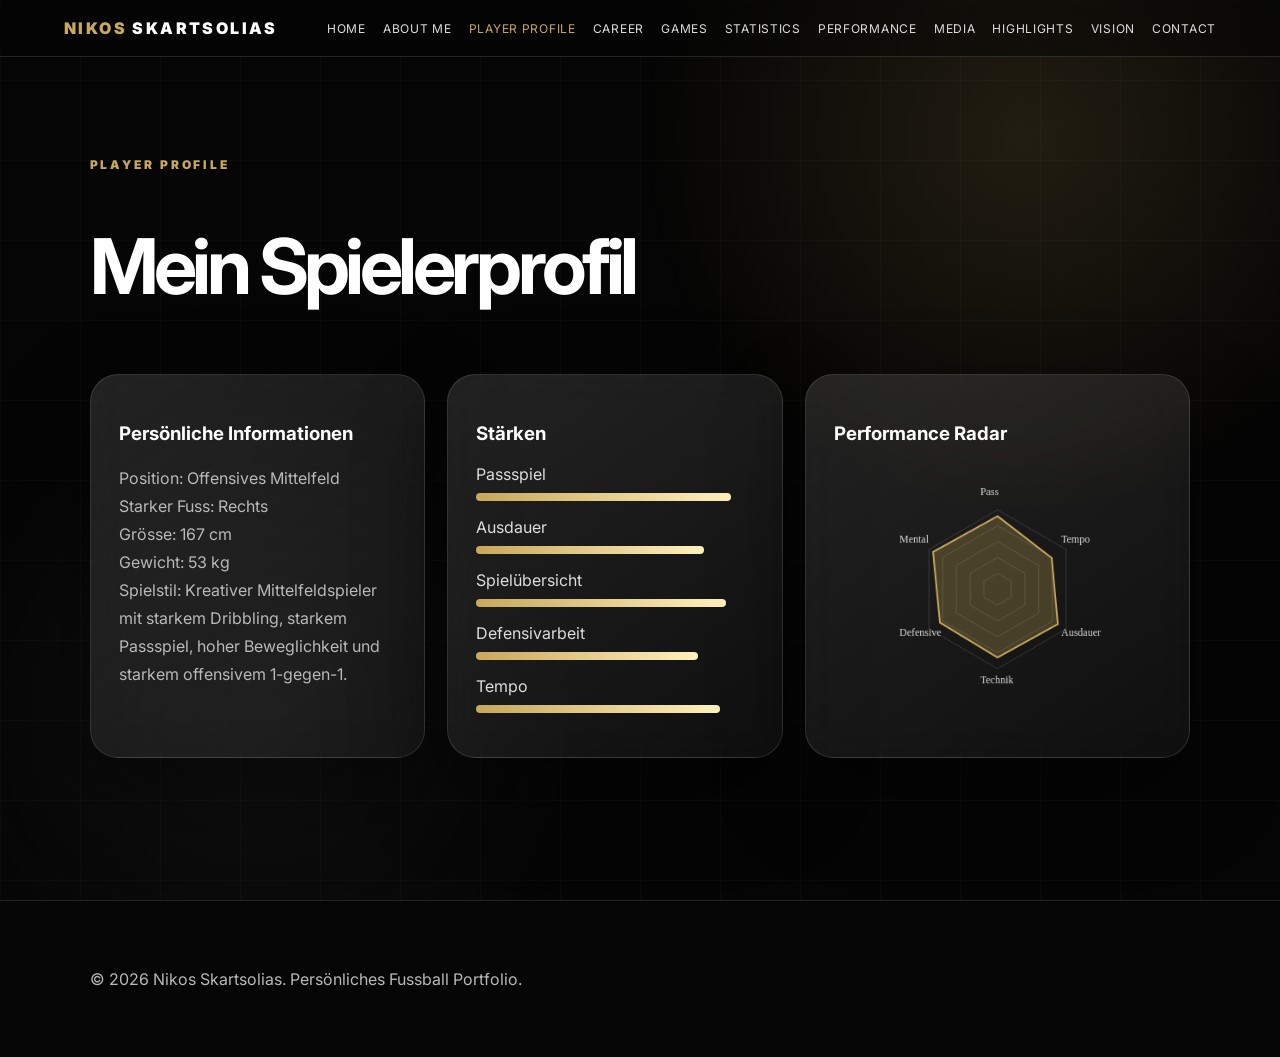
<file: profile.html>
<!doctype html>
<html lang="de">
  <head>
    <meta charset="UTF-8" />
    <meta name="viewport" content="width=device-width, initial-scale=1.0" />
    <link rel="icon" href="assets/favicon.ico">
    <title>Nikos Skartsolias – Player Profile</title>
    <link rel="preconnect" href="https://fonts.googleapis.com" />
    <link rel="preconnect" href="https://fonts.gstatic.com" crossorigin />
    <link
      href="https://fonts.googleapis.com/css2?family=Inter:wght@400;500;600;700;800;900&display=swap"
      rel="stylesheet"
    />
    <link rel="stylesheet" href="styles.css" />
  </head>
  <body>
    <a class="skip" href="#main">Zum Inhalt springen</a>
    <div class="loader"><div>NS</div></div>
    <header class="header">
      <a class="logo" href="index.html"><span>NIKOS</span> SKARTSOLIAS</a
      ><button class="menu" aria-label="Navigation öffnen">☰</button>
      <nav class="nav">
        <a href="index.html">HOME</a><a href="about.html">ABOUT ME</a
        ><a class="active" href="profile.html">PLAYER PROFILE</a
        ><a href="career.html">CAREER</a><a href="games.html">GAMES</a
        ><a href="statistics.html">STATISTICS</a
        ><a href="performance.html">PERFORMANCE</a><a href="media.html">MEDIA</a
        ><a href="highlights.html">HIGHLIGHTS</a><a href="vision.html">VISION</a
        ><a href="contact.html">CONTACT</a>
      </nav>
    </header>
    <main id="main">
      <section class="section full">
        <p class="eyebrow reveal">Player Profile</p>
        <h1 class="reveal">Mein Spielerprofil</h1>
        <div class="profile-grid">
          <article class="card glass reveal">
            <h3>Persönliche Informationen</h3>
            <p>
              Position: Offensives Mittelfeld<br />Starker Fuss: Rechts<br />Grösse:
              167 cm<br />Gewicht: 53 kg<br />Spielstil: Kreativer
              Mittelfeldspieler mit starkem Dribbling, starkem Passspiel, hoher
              Beweglichkeit und starkem offensivem 1-gegen-1.
            </p>
          </article>
          <article class="card glass reveal">
            <h3>Stärken</h3>
            <div class="bars">
              <label>Passspiel <i style="width: 92%"></i></label
              ><label>Ausdauer <i style="width: 82%"></i></label
              ><label>Spielübersicht <i style="width: 90%"></i></label
              ><label>Defensivarbeit <i style="width: 80%"></i></label
              ><label>Tempo <i style="width: 88%"></i></label>
            </div>
          </article>
          <article class="card glass reveal">
            <h3>Performance Radar</h3>
            <canvas id="radar" width="380" height="300"></canvas>
          </article>
        </div>
      </section>
    </main>
    <footer class="footer">
      <p>© 2026 Nikos Skartsolias. Persönliches Fussball Portfolio.</p>
    </footer>
    <script src="script.js"></script>
  </body>
</html>
</file>
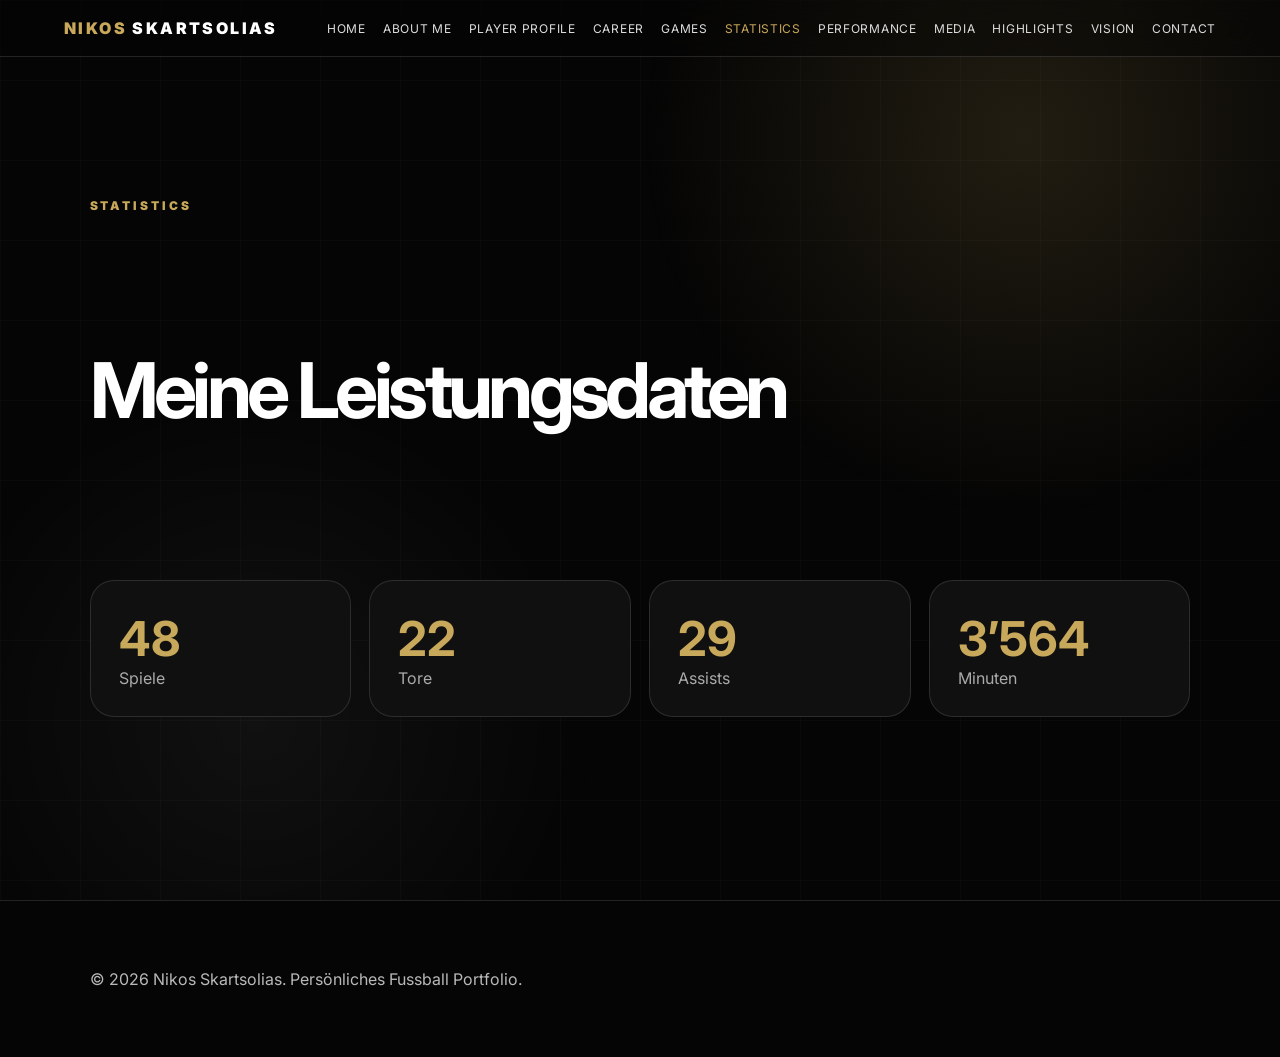
<file: statistics.html>
<!doctype html>
<html lang="de">
  <head>
    <meta charset="UTF-8" />
    <meta name="viewport" content="width=device-width, initial-scale=1.0" />
    <link rel="icon" href="assets/favicon.ico">
    <title>Nikos Skartsolias – Statistics</title>
    <link rel="preconnect" href="https://fonts.googleapis.com" />
    <link rel="preconnect" href="https://fonts.gstatic.com" crossorigin />
    <link
      href="https://fonts.googleapis.com/css2?family=Inter:wght@400;500;600;700;800;900&display=swap"
      rel="stylesheet"
    />
    <link rel="stylesheet" href="styles.css" />
  </head>
  <body>
    <a class="skip" href="#main">Zum Inhalt springen</a>
    <div class="loader"><div>NS</div></div>
    <header class="header">
      <a class="logo" href="index.html"><span>NIKOS</span> SKARTSOLIAS</a
      ><button class="menu" aria-label="Navigation öffnen">☰</button>
      <nav class="nav">
        <a href="index.html">HOME</a><a href="about.html">ABOUT ME</a
        ><a href="profile.html">PLAYER PROFILE</a
        ><a href="career.html">CAREER</a><a href="games.html">GAMES</a
        ><a class="active" href="statistics.html">STATISTICS</a
        ><a href="performance.html">PERFORMANCE</a><a href="media.html">MEDIA</a
        ><a href="highlights.html">HIGHLIGHTS</a><a href="vision.html">VISION</a
        ><a href="contact.html">CONTACT</a>
      </nav>
    </header>
    <main id="main">
      <section class="section full">
        <p class="eyebrow reveal">Statistics</p>
        <h1 class="reveal">Meine Leistungsdaten</h1>
        <div class="stats reveal">
          <div class="stat"><b data-count="48">0</b><span>Spiele</span></div>
          <div class="stat"><b data-count="22">0</b><span>Tore</span></div>
          <div class="stat"><b data-count="29">0</b><span>Assists</span></div>
          <div class="stat"><b data-count="4300">0</b><span>Minuten</span></div>
        </div>
      </section>
    </main>
    <footer class="footer">
      <p>© 2026 Nikos Skartsolias. Persönliches Fussball Portfolio.</p>
    </footer>
    <script src="script.js"></script>
  </body>
</html>
</file>
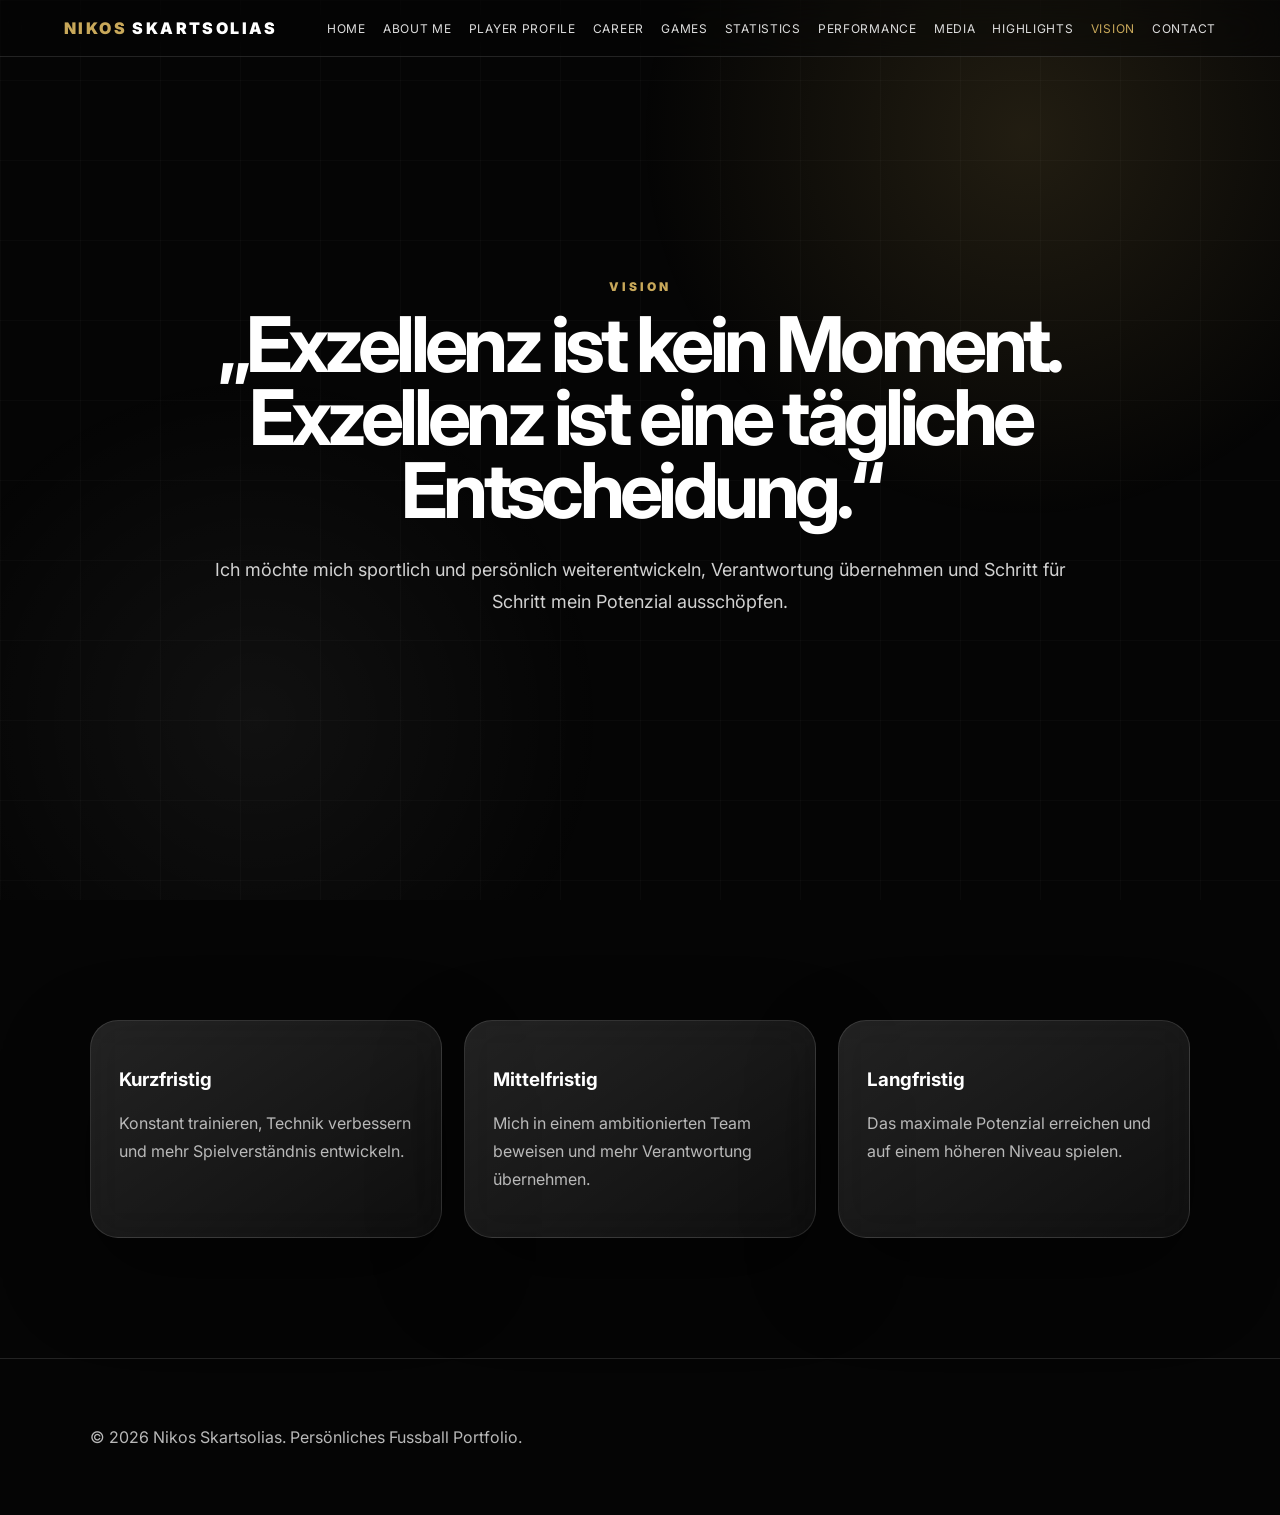
<file: vision.html>
<!doctype html>
<html lang="de">
  <head>
    <meta charset="UTF-8" />
    <meta name="viewport" content="width=device-width, initial-scale=1.0" />
    <link rel="icon" href="assets/favicon.ico">
    <title>Nikos Skartsolias – Vision</title>
    <link rel="preconnect" href="https://fonts.googleapis.com" />
    <link rel="preconnect" href="https://fonts.gstatic.com" crossorigin />
    <link
      href="https://fonts.googleapis.com/css2?family=Inter:wght@400;500;600;700;800;900&display=swap"
      rel="stylesheet"
    />
    <link rel="stylesheet" href="styles.css" />
  </head>
  <body>
    <a class="skip" href="#main">Zum Inhalt springen</a>
    <div class="loader"><div>NS</div></div>
    <header class="header">
      <a class="logo" href="index.html"><span>NIKOS</span> SKARTSOLIAS</a
      ><button class="menu" aria-label="Navigation öffnen">☰</button>
      <nav class="nav">
        <a href="index.html">HOME</a><a href="about.html">ABOUT ME</a
        ><a href="profile.html">PLAYER PROFILE</a
        ><a href="career.html">CAREER</a><a href="games.html">GAMES</a
        ><a href="statistics.html">STATISTICS</a
        ><a href="performance.html">PERFORMANCE</a><a href="media.html">MEDIA</a
        ><a href="highlights.html">HIGHLIGHTS</a
        ><a class="active" href="vision.html">VISION</a
        ><a href="contact.html">CONTACT</a>
      </nav>
    </header>
    <main id="main">
      <section class="section full">
        <div
          class="reveal"
          style="max-width: 1000px; text-align: center; margin: auto"
        >
          <p class="eyebrow">Vision</p>
          <h1>
            „Exzellenz ist kein Moment. Exzellenz ist eine tägliche
            Entscheidung.“
          </h1>
          <p class="lead vision-lead">
            Ich möchte mich sportlich und persönlich weiterentwickeln,
            Verantwortung übernehmen und Schritt für Schritt mein Potenzial
            ausschöpfen.
          </p>
        </div>
      </section>
      <section class="section">
        <div class="cards">
          <article class="card glass reveal">
            <h3>Kurzfristig</h3>
            <p>
              Konstant trainieren, Technik verbessern und mehr Spielverständnis
              entwickeln.
            </p>
          </article>
          <article class="card glass reveal">
            <h3>Mittelfristig</h3>
            <p>
              Mich in einem ambitionierten Team beweisen und mehr Verantwortung
              übernehmen.
            </p>
          </article>
          <article class="card glass reveal">
            <h3>Langfristig</h3>
            <p>
              Das maximale Potenzial erreichen und auf einem höheren Niveau
              spielen.
            </p>
          </article>
        </div>
      </section>
    </main>
    <footer class="footer">
      <p>© 2026 Nikos Skartsolias. Persönliches Fussball Portfolio.</p>
    </footer>
    <script src="script.js"></script>
  </body>
</html>
</file>
<file: styles.css>
/* Grunddesign: Farben, Abstände und globale Variablen */
:root {
  --black: #050505;
  --dark: #111113;
  --muted: #b9b9b9;
  --white: #fff;
  --gold: #c8a85a;
  --line: rgba(255, 255, 255, 0.12);
  --radius: 28px;
  --shadow: 0 35px 90px rgba(0, 0, 0, 0.45);
}
* {
  box-sizing: border-box;
}
html {
  scroll-behavior: smooth;
}
body {
  margin: 0;
  background: var(--black);
  color: var(--white);
  font-family: Inter, Arial, sans-serif;
  overflow-x: hidden;
}
body:before {
  content: "";
  position: fixed;
  inset: 0;
  background:
    radial-gradient(
      circle at 80% 15%,
      rgba(200, 168, 90, 0.15),
      transparent 30%
    ),
    radial-gradient(
      circle at 20% 80%,
      rgba(255, 255, 255, 0.05),
      transparent 28%
    );
  pointer-events: none;
  z-index: -2;
}
body:after {
  content: "";
  position: fixed;
  inset: 0;
  background-image:
    linear-gradient(rgba(255, 255, 255, 0.025) 1px, transparent 1px),
    linear-gradient(90deg, rgba(255, 255, 255, 0.025) 1px, transparent 1px);
  background-size: 80px 80px;
  pointer-events: none;
  z-index: -1;
}
/* Accessibility & Loader */
.skip {
  position: absolute;
  left: -999px;
}
.skip:focus {
  left: 20px;
  top: 20px;
  z-index: 99;
  background: #fff;
  color: #000;
  padding: 12px;
}
.loader {
  position: fixed;
  inset: 0;
  background: #030303;
  z-index: 100;
  display: grid;
  place-items: center;
  transition: 0.75s;
}
.loader.hide {
  opacity: 0;
  visibility: hidden;
}
.loader div {
  width: 90px;
  height: 90px;
  border: 1px solid var(--gold);
  border-radius: 50%;
  display: grid;
  place-items: center;
  color: var(--gold);
  font-weight: 900;
  letter-spacing: 0.2em;
  animation: pulse 1.3s infinite;
}
/* Header & Navigation */
.header {
  position: fixed;
  top: 0;
  width: 100%;
  z-index: 80;
  padding: 18px 5vw;
  display: flex;
  align-items: center;
  justify-content: space-between;
  background: rgba(5, 5, 5, 0.42);
  backdrop-filter: blur(18px);
  border-bottom: 1px solid var(--line);
}
.logo {
  color: #fff;
  text-decoration: none;
  font-weight: 950;
  letter-spacing: 0.15em;
}
.logo span {
  color: var(--gold);
}
.nav {
  display: flex;
  gap: 17px;
}
.nav a {
  font-size: 12px;
  color: #ddd;
  text-decoration: none;
  text-transform: uppercase;
  letter-spacing: 0.06em;
}
.nav a:hover,
.nav a.active {
  color: var(--gold);
}
.menu {
  display: none;
  background: none;
  border: 0;
  color: #fff;
  font-size: 28px;
}
/* Grundlayout, Hero und Typografie */
.section {
  padding: 120px 7vw;
}
.full {
  min-height: 100vh;
  display: grid;
  align-items: center;
}
.hero {
  position: relative;
  overflow: hidden;
}
.hero-bg {
  position: absolute;
  inset: 0;
  background:
    linear-gradient(
      90deg,
      #050505 0%,
      rgba(5, 5, 5, 0.87) 45%,
      rgba(5, 5, 5, 0.25)
    ),
    url("assets/index_bg.jpg") center/cover;
  z-index: -1;
}
.eyebrow {
  font-size: 12px;
  text-transform: uppercase;
  letter-spacing: 0.24em;
  color: var(--gold);
  font-weight: 900;
}
.h1 {
  font-size: clamp(62px, 12vw, 164px);
  line-height: 0.82;
  letter-spacing: -0.08em;
  text-transform: uppercase;
  margin: 12px 0;
}
h1 {
  font-size: clamp(40px, 6vw, 86px);
  line-height: 0.95;
  letter-spacing: -0.06em;
  margin: 0 0 26px;
}
.sub {
  font-size: clamp(18px, 2vw, 28px);
  font-weight: 500;
  color: #eee;
}
.lead {
  max-width: 760px;
  color: #d2d2d2;
  font-size: 18px;
  line-height: 1.8;
}
p {
  color: var(--muted);
  line-height: 1.75;
}
/* Buttons, Glassmorphism und Cards */
.btn {
  display: inline-flex;
  align-items: center;
  padding: 15px 23px;
  border-radius: 999px;
  text-decoration: none;
  border: 1px solid var(--line);
  font-weight: 900;
  transition: 0.3s;
  margin: 6px 8px 6px 0;
}
.primary {
  background: var(--gold);
  color: #050505;
  border-color: var(--gold);
}
.secondary {
  color: #fff;
  background: rgba(255, 255, 255, 0.07);
}
.btn:hover {
  transform: translateY(-4px);
  box-shadow: 0 22px 60px rgba(200, 168, 90, 0.18);
}
.glass {
  background: linear-gradient(
    145deg,
    rgba(255, 255, 255, 0.12),
    rgba(255, 255, 255, 0.045)
  );
  border: 1px solid var(--line);
  backdrop-filter: blur(20px);
  box-shadow: var(--shadow);
  border-radius: var(--radius);
}
.quick {
  position: absolute;
  right: 7vw;
  bottom: 8vh;
  width: 340px;
  padding: 28px;
}
.quick strong {
  display: block;
  font-size: 35px;
}
.facts {
  display: grid;
  grid-template-columns: repeat(3, 1fr);
  gap: 12px;
  margin-top: 24px;
}
.facts b {
  display: block;
  color: var(--gold);
  font-size: 22px;
}
.facts small {
  color: #aaa;
}
/* Grid-Layouts und Inhaltskarten */
.grid-2 {
  display: grid;
  grid-template-columns: 1.1fr 0.9fr;
  gap: 54px;
  align-items: center;
}
.card {
  padding: 28px;
}
.cards,
.feature-grid,
.contact-grid,
.profile-grid,
/* Media-Galerie und Bildkarten */
.gallery-grid {
  display: grid;
  gap: 22px;
}
.cards {
  grid-template-columns: repeat(3, 1fr);
}
.profile-grid {
  grid-template-columns: 1fr 1fr 1.15fr;
}
.feature-grid {
  grid-template-columns: repeat(4, 1fr);
}
.image-card {
  overflow: hidden;
}
.image-card img {
  width: 100%;
  height: 290px;
  object-fit: cover;
  object-position: center 20%;
  display: block;
}
.image-card div {
  padding: 24px;
}
.tag {
  display: inline-block;
  color: #050505;
  background: var(--gold);
  border-radius: 999px;
  padding: 7px 12px;
  font-size: 12px;
  font-weight: 900;
}
/* Formulare */
.form input,
.form textarea,
.form select {
  width: 100%;
  margin-bottom: 14px;
  padding: 17px;
  border-radius: 16px;
  border: 1px solid var(--line);
  background: rgba(255, 255, 255, 0.06);
  color: #fff;
}
.form textarea {
  height: 135px;
}
.form option {
  background: #111;
}
/* Timeline, Profilwerte und Statistik */
.timeline {
  display: grid;
  grid-template-columns: repeat(4, 1fr);
  gap: 18px;
}
.timeline div {
  padding: 26px;
  border-left: 1px solid var(--gold);
  background: #101010;
  border-radius: 0 24px 24px 0;
}
.timeline span {
  color: var(--gold);
  font-weight: 900;
}
.bars label {
  display: block;
  margin: 16px 0;
  color: #ddd;
}
.bars i {
  display: block;
  height: 8px;
  border-radius: 99px;
  background: linear-gradient(90deg, var(--gold), #fff0bd);
  margin-top: 9px;
}
.stats {
  display: grid;
  grid-template-columns: repeat(4, 1fr);
  gap: 18px;
}
.stat {
  background: #101010;
  border: 1px solid var(--line);
  border-radius: 24px;
  padding: 28px;
}
.stat b {
  font-size: 48px;
  color: var(--gold);
}
.stat span {
  display: block;
  color: #aaa;
}
.gallery-grid {
  grid-template-columns: repeat(4, 1fr);
  grid-auto-rows: 190px;
}
.tile {
  border: 1px solid var(--line);
  border-radius: 28px;
  background: linear-gradient(145deg, #242424, #070707);
  display: grid;
  place-items: end start;
  padding: 25px;
  font-size: 22px;
  font-weight: 950;
  overflow: hidden;
}
.tile img {
  width: 100%;
  height: 100%;
  object-fit: cover;
  border-radius: 20px;
}
.wide {
  grid-column: span 2;
}
.tall {
  grid-row: span 2;
}
/* Footer und Scroll-Animationen */
.footer {
  padding: 48px 7vw;
  border-top: 1px solid var(--line);
  display: flex;
  justify-content: space-between;
  gap: 20px;
  color: #888;
}
.reveal {
  opacity: 0;
  transform: translateY(28px);
  transition: 1s;
}
.reveal.show {
  opacity: 1;
  transform: none;
}
/* Games-Seite: Matchkarten, Tabellen und Filter */
.match-hero-card {
  padding: 34px;
  display: grid;
  grid-template-columns: 1fr auto 1fr;
  gap: 24px;
  align-items: center;
  text-align: center;
  margin-top: 34px;
}
.match-hero-card .team {
  font-size: clamp(24px, 4vw, 46px);
  font-weight: 950;
  letter-spacing: -0.04em;
}
.match-hero-card .vs {
  width: 76px;
  height: 76px;
  border-radius: 50%;
  background: var(--gold);
  color: #050505;
  display: grid;
  place-items: center;
  font-weight: 950;
}
.match-meta {
  display: grid;
  grid-template-columns: repeat(3, 1fr);
  gap: 14px;
  margin-top: 22px;
}
.match-meta div {
  background: rgba(255, 255, 255, 0.06);
  border: 1px solid var(--line);
  border-radius: 18px;
  padding: 16px;
}
.table-wrap {
  overflow-x: auto;
  border-radius: var(--radius);
  margin-top: 26px;
}
.premium-table {
  width: 100%;
  border-collapse: collapse;
  min-width: 860px;
  background: linear-gradient(
    145deg,
    rgba(255, 255, 255, 0.1),
    rgba(255, 255, 255, 0.035)
  );
  border: 1px solid var(--line);
  border-radius: var(--radius);
  overflow: hidden;
}
.premium-table th,
.premium-table td {
  padding: 18px 20px;
  text-align: left;
  border-bottom: 1px solid rgba(255, 255, 255, 0.08);
}
.premium-table th {
  color: var(--gold);
  font-size: 12px;
  text-transform: uppercase;
  letter-spacing: 0.16em;
  background: rgba(255, 255, 255, 0.05);
}
.premium-table tr:hover td {
  background: rgba(200, 168, 90, 0.07);
}
.team-focus td {
  color: #fff;
  font-weight: 900;
  background: rgba(200, 168, 90, 0.13);
}
.games-filter {
  padding: 24px;
  margin: 28px 0;
  display: grid;
  gap: 18px;
}
.games-filter input {
  width: 100%;
  padding: 17px;
  border-radius: 16px;
  border: 1px solid var(--line);
  background: rgba(255, 255, 255, 0.06);
  color: #fff;
}
.filter-actions {
  display: flex;
  gap: 10px;
  flex-wrap: wrap;
}
.filter-btn {
  padding: 12px 16px;
  border-radius: 999px;
  border: 1px solid var(--line);
  background: #111;
  color: #fff;
  cursor: pointer;
  font-weight: 800;
}
.filter-btn.active,
.filter-btn:hover {
  background: var(--gold);
  color: #050505;
}
@keyframes pulse {
  50% {
    transform: scale(1.08);
    box-shadow: 0 0 70px rgba(200, 168, 90, 0.28);
  }
}
/* Responsive Basis: Tablet und Mobile */
@media (max-width: 1050px) {
  .nav {
    gap: 10px;
  }
  .nav a {
    font-size: 10px;
  }
  .cards,
  .profile-grid {
    grid-template-columns: repeat(2, 1fr);
  }
  .feature-grid,
  .stats {
    grid-template-columns: repeat(2, 1fr);
  }
  .quick {
    position: static;
    margin-top: 40px;
  }
}
/* Final Override: Mobile Navigation / Hamburger */
@media (max-width: 720px) {
  .header {
    padding: 16px 5vw;
  }
  .menu {
    display: block;
  }
  .nav {
    display: none;
    position: absolute;
    left: 0;
    right: 0;
    top: 70px;
    background: #050505;
    padding: 22px;
    flex-direction: column;
  }
  .header.open .nav {
    display: flex;
  }
  .section {
    padding: 96px 5vw;
  }
  .grid-2,
  .cards,
  .feature-grid,
  .contact-grid,
  .profile-grid,
  .timeline,
  .stats {
    grid-template-columns: 1fr;
  }
  .gallery-grid {
    grid-template-columns: 1fr;
    grid-auto-rows: 220px;
  }
  .wide,
  .tall {
    grid-column: auto;
    grid-row: auto;
  }
  .footer {
    flex-direction: column;
  }
  .quick {
    width: auto;
  }
  .h1 {
    font-size: 64px;
  }
}
@media (max-width: 720px) {
  .match-hero-card {
    grid-template-columns: 1fr;
  }
  .match-hero-card .vs {
    margin: auto;
  }
  .match-meta {
    grid-template-columns: 1fr;
  }
}

/* Final Overrides: Klick-Cards, Media-Fokus, Games und Responsive-Feinschliff */
html {
  scroll-padding-top: 90px;
}
.home-card-link {
  display: block;
  color: inherit;
  text-decoration: none;
  cursor: pointer;
  position: relative;
  overflow: hidden;
  transition:
    transform 0.35s ease,
    border-color 0.35s ease,
    box-shadow 0.35s ease;
}
.home-card-link img {
  transition:
    transform 0.55s ease,
    filter 0.55s ease;
}
.home-card-link:hover {
  transform: translateY(-12px);
  border-color: rgba(200, 168, 90, 0.72);
  box-shadow: 0 35px 95px rgba(200, 168, 90, 0.18);
}
.home-card-link:hover img {
  transform: scale(1.08);
  filter: contrast(1.08) brightness(1.08);
}
.home-card-link:after {
  content: "Öffnen →";
  position: absolute;
  right: 22px;
  bottom: 22px;
  background: var(--gold);
  color: #050505;
  font-weight: 950;
  padding: 10px 15px;
  border-radius: 999px;
  opacity: 0;
  transform: translateY(10px);
  transition: 0.35s;
}
.home-card-link:hover:after {
  opacity: 1;
  transform: translateY(0);
}
.cards .image-card img {
  height: 330px;
  object-fit: cover;
}
.gallery-grid .tile {
  padding: 0;
  place-items: stretch;
  border-radius: 28px;
}
.gallery-grid .tile img {
  width: 100%;
  height: 100%;
  object-fit: cover;
  border-radius: 28px;
  display: block;
}
.gallery-grid .tile:nth-child(1) img {
  object-position: center center;
}
.gallery-grid .tile:nth-child(2) img {
  object-position: center center;
}
.gallery-grid .tile:nth-child(3) img {
  object-position: center center;
}
.gallery-grid .tile:nth-child(4) img {
  object-position: center center;
}
.gallery-grid .tile:nth-child(5) img {
  object-position: center center;
}
.highlights-team-image img {
  height: 360px !important;
  object-fit: contain !important;
  object-position: center center !important;
  background: #111;
}
.vision-lead {
  margin-left: auto !important;
  margin-right: auto !important;
  text-align: center !important;
  max-width: 900px;
}
.result-big {
  width: 150px;
  height: 150px;
  border-radius: 50%;
  background: var(--gold);
  color: #050505;
  display: grid;
  place-items: center;
  font-weight: 950;
  font-size: 34px;
  line-height: 1;
  text-align: center;
  margin: auto;
}
.result-big span {
  font-size: 18px;
  display: block;
}
.games-filter {
  padding: 24px;
  margin: 28px 0;
  display: grid;
  gap: 18px;
}
.games-filter input {
  width: 100%;
  padding: 17px;
  border-radius: 16px;
  border: 1px solid var(--line);
  background: rgba(255, 255, 255, 0.06);
  color: #fff;
}
.filter-actions {
  display: flex;
  gap: 10px;
  flex-wrap: wrap;
}
.filter-btn {
  padding: 12px 16px;
  border-radius: 999px;
  border: 1px solid var(--line);
  background: #111;
  color: #fff;
  cursor: pointer;
  font-weight: 800;
}
.filter-btn.active,
.filter-btn:hover {
  background: var(--gold);
  color: #050505;
}
@media (max-width: 720px) {
  .cards .image-card img {
    height: 260px;
  }
  .result-big {
    width: 110px;
    height: 110px;
    font-size: 26px;
  }
  .home-card-link:after {
    opacity: 1;
    transform: none;
  }
}

.gallery-grid .tile:nth-child(3) {
  padding: 0 !important;
  place-items: stretch !important;
  overflow: hidden !important;
}

.gallery-grid .tile:nth-child(3) img,
.gallery-grid .tile img[src*="media_warm-up"] {
  width: 100% !important;
  height: 100% !important;
  object-fit: cover !important;
  object-position: center 100% !important;
  border-radius: 28px !important;
  display: block !important;
}

.gallery-grid .tile {
  padding: 0 !important;
  overflow: hidden !important;
}

.gallery-grid .tile img {
  width: 100% !important;
  height: 100% !important;
  object-fit: cover;
  border-radius: 28px !important;
  display: block;
}

html {
  scroll-padding-top: 90px;
}

body {
  max-width: 100%;
  overflow-x: hidden;
}

img,
video,
canvas {
  max-width: 100%;
}

.table-wrap {
  width: 100%;
  overflow-x: auto;
  -webkit-overflow-scrolling: touch;
}

.premium-table {
  min-width: 820px;
}

.header {
  gap: 18px;
}

.nav {
  flex-wrap: wrap;
  justify-content: flex-end;
}

@media (max-width: 1200px) {
  .section {
    padding-left: 5vw;
    padding-right: 5vw;
  }

  .nav {
    gap: 10px;
  }

  .nav a {
    font-size: 10.5px;
  }

  .h1 {
    font-size: clamp(56px, 10vw, 120px) !important;
  }

  h1 {
    font-size: clamp(38px, 5.5vw, 72px) !important;
  }
}

@media (max-width: 980px) {
  .section {
    padding: 105px 5vw;
  }

  .full {
    min-height: auto;
  }

  .hero.full {
    min-height: 100vh;
  }

  .grid-2,
  .profile-grid,
  .contact-grid {
    grid-template-columns: 1fr !important;
    gap: 34px;
  }

  .cards {
    grid-template-columns: repeat(2, minmax(0, 1fr)) !important;
  }

  .feature-grid,
  .stats {
    grid-template-columns: repeat(2, minmax(0, 1fr)) !important;
  }

  .gallery-grid {
    grid-template-columns: repeat(2, minmax(0, 1fr)) !important;
    grid-auto-rows: 240px !important;
  }

  .gallery-grid .wide,
  .gallery-grid .tall {
    grid-column: auto !important;
    grid-row: auto !important;
  }

  .quick {
    position: static !important;
    width: 100% !important;
    max-width: 430px;
    margin-top: 36px;
  }

  .match-hero-card,
  .match-meta {
    grid-template-columns: 1fr !important;
  }

  .match-hero-card .vs,
  .result-big {
    margin: auto;
  }
}

@media (max-width: 720px) {
  .header {
    padding: 14px 5vw;
  }

  .logo {
    font-size: 13px;
    letter-spacing: 0.1em;
    max-width: 72%;
  }

  .menu {
    display: block !important;
  }

  .nav {
    display: none;
    position: absolute;
    left: 0;
    right: 0;
    top: 62px;
    background: rgba(5, 5, 5, 0.98);
    padding: 22px 5vw;
    flex-direction: column;
    align-items: flex-start;
    border-bottom: 1px solid var(--line);
  }

  .header.open .nav {
    display: flex !important;
  }

  .nav a {
    font-size: 13px;
    padding: 7px 0;
  }

  .section {
    padding: 88px 5vw;
  }

  .hero {
    display: block;
    padding-top: 128px;
  }

  .h1 {
    font-size: clamp(50px, 16vw, 76px) !important;
    line-height: 0.86 !important;
  }

  h1 {
    font-size: clamp(36px, 12vw, 54px) !important;
    line-height: 0.95 !important;
  }

  .lead,
  p {
    font-size: 16px;
  }

  .sub {
    font-size: 18px;
  }

  .cards,
  .feature-grid,
  .stats,
  .timeline,
  .category-grid,
  .profile-grid,
  .contact-grid {
    grid-template-columns: 1fr !important;
  }

  .image-card img,
  .cards .image-card img {
    height: 245px !important;
  }

  .gallery-grid {
    grid-template-columns: 1fr !important;
    grid-auto-rows: 250px !important;
  }

  .gallery-grid .tile:nth-child(3) img,
  .gallery-grid .tile img[src*="media_warm-up"] {
    object-position: center 100% !important;
  }

  .facts {
    grid-template-columns: repeat(3, 1fr);
  }

  .stat b {
    font-size: 40px;
  }

  .premium-table th,
  .premium-table td {
    padding: 14px 15px;
    font-size: 14px;
  }

  .form input,
  .form textarea,
  .form select {
    font-size: 16px;
  }

  .footer {
    flex-direction: column;
  }
}

@media (max-width: 430px) {
  .section {
    padding-left: 18px;
    padding-right: 18px;
  }

  .logo {
    font-size: 12px;
  }

  .h1 {
    font-size: 46px !important;
  }

  h1 {
    font-size: 34px !important;
  }

  .quick {
    padding: 22px;
  }

  .facts {
    grid-template-columns: 1fr;
  }

  .btn {
    width: 100%;
    justify-content: center;
  }

  .gallery-grid {
    grid-auto-rows: 225px !important;
  }

  .image-card div,
  .card {
    padding: 22px;
  }
}
@media (max-width: 720px) {
  .header {
    position: fixed;
  }

  .header .menu {
    display: block !important;
    position: relative;
    z-index: 1002;
    cursor: pointer;
  }

  .header .nav {
    display: none !important;
    position: fixed !important;
    top: 62px !important;
    left: 0 !important;
    right: 0 !important;
    width: 100vw !important;
    background: rgba(5, 5, 5, 0.98) !important;
    padding: 22px 5vw !important;
    flex-direction: column !important;
    align-items: flex-start !important;
    gap: 10px !important;
    border-bottom: 1px solid var(--line) !important;
    z-index: 1001 !important;
  }

  .header.open .nav,
  .header.nav-open .nav,
  body.menu-open .header .nav {
    display: flex !important;
  }

  .header .nav a {
    font-size: 13px !important;
    padding: 7px 0 !important;
  }
}

/* Final Override: stabiler Media-Fokus auf allen Bildschirmgrössen */
.gallery-grid {
  align-items: stretch !important;
}

.gallery-grid .tile {
  padding: 0 !important;
  overflow: hidden !important;
  border-radius: 28px !important;
  place-items: stretch !important;
}

.gallery-grid .tile img {
  width: 100% !important;
  height: 100% !important;
  display: block !important;
  object-fit: cover !important;
  border-radius: 28px !important;
}

.gallery-grid .tile.wide,
.gallery-grid .warmup-tile,
.gallery-grid .tile:nth-child(3) {
  grid-column: span 2 !important;
  grid-row: span 2 !important;
  min-height: 420px !important;
}

.gallery-grid .tile.wide img,
.gallery-grid .warmup-tile img,
.gallery-grid .warmup-focus,
.gallery-grid .tile:nth-child(3) img,
.gallery-grid img[src*="media_warm-up"] {
  object-fit: cover !important;
  object-position: 50% 100% !important;
}

.gallery-grid .tile:nth-child(1) img {
  object-position: 50% 50% !important;
}
.gallery-grid .tile:nth-child(2) img {
  object-position: 50% 50% !important;
}
.gallery-grid .tile:nth-child(4) img {
  object-position: 50% 50% !important;
}
.gallery-grid .tile:nth-child(5) img {
  object-position: 50% 50% !important;
}

@media (max-width: 980px) {
  .gallery-grid {
    grid-template-columns: repeat(2, minmax(0, 1fr)) !important;
    grid-auto-rows: 250px !important;
  }

  .gallery-grid .tile.wide,
  .gallery-grid .warmup-tile,
  .gallery-grid .tile:nth-child(3) {
    grid-column: span 2 !important;
    grid-row: span 2 !important;
    min-height: 500px !important;
  }

  .gallery-grid .warmup-focus,
  .gallery-grid img[src*="media_warm-up"] {
    object-position: 50% 100% !important;
  }
}

@media (max-width: 720px) {
  .gallery-grid {
    grid-template-columns: 1fr !important;
    grid-auto-rows: 260px !important;
  }

  .gallery-grid .tile,
  .gallery-grid .tile.wide,
  .gallery-grid .warmup-tile,
  .gallery-grid .tile:nth-child(3) {
    grid-column: auto !important;
    grid-row: auto !important;
    min-height: 330px !important;
  }

  .gallery-grid .warmup-focus,
  .gallery-grid img[src*="media_warm-up"] {
    object-position: 50% 100% !important;
  }
}

@media (max-width: 430px) {
  .gallery-grid .tile,
  .gallery-grid .tile.wide,
  .gallery-grid .warmup-tile,
  .gallery-grid .tile:nth-child(3) {
    min-height: 300px !important;
  }
}
</file>
